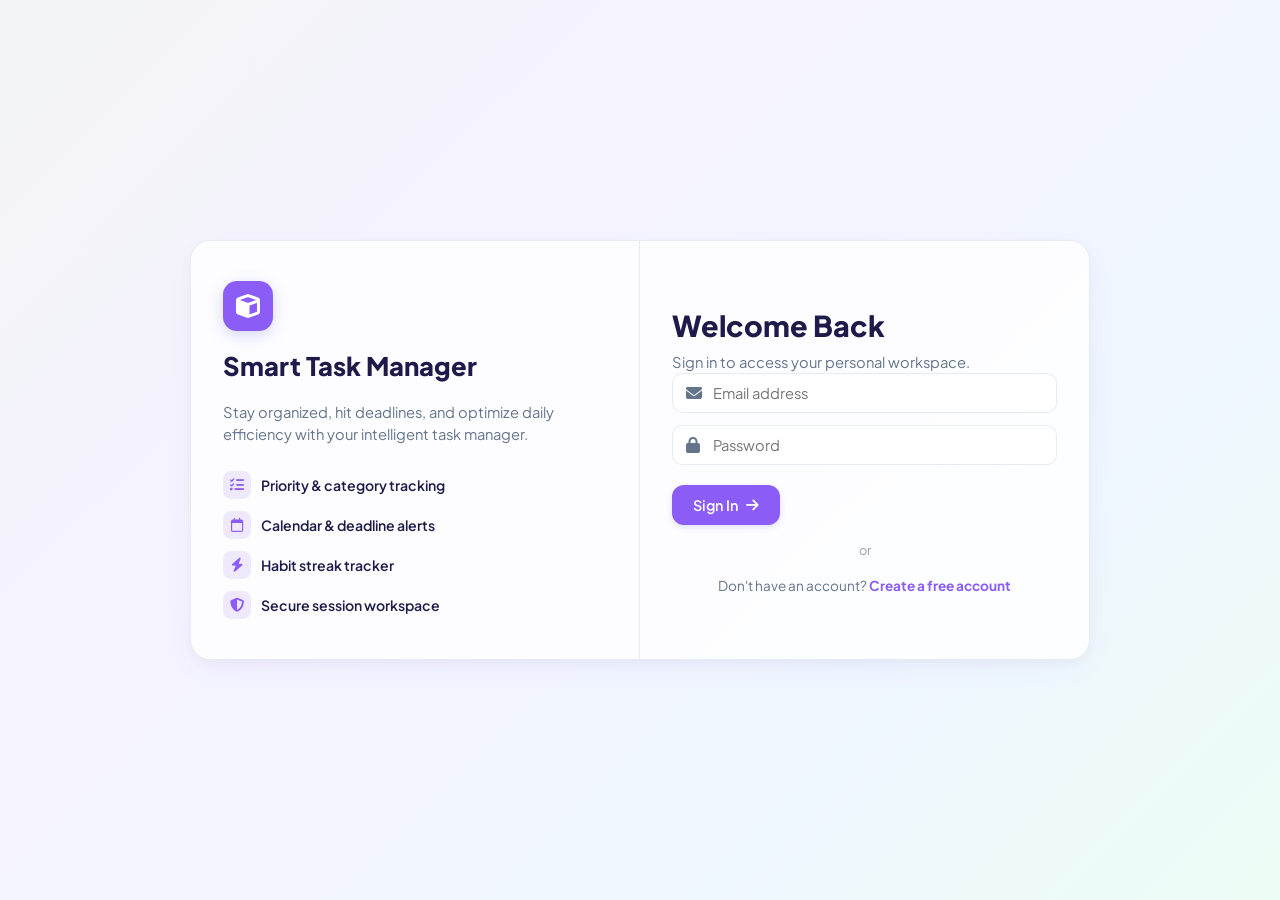
<file: calendar.html>
<!DOCTYPE html>
<html lang="en">
<head>
  <meta charset="UTF-8" />
  <meta name="viewport" content="width=device-width, initial-scale=1.0" />
  <title>Calendar • AI Productivity Task Manager</title>
  <meta name="description" content="Interactive monthly calendar — view tasks by due date, add and manage tasks directly from any date, with priority color coding." />
  <script src="auth-precheck.js"></script>
  <link rel="stylesheet" href="https://cdnjs.cloudflare.com/ajax/libs/font-awesome/6.4.0/css/all.min.css" />
  <link rel="stylesheet" href="style.css?v=5.0" />
  <link rel="stylesheet" href="sidebar.css?v=3.0" />
  <link rel="stylesheet" href="calendar.css?v=2.0" />
  <link rel="stylesheet" href="chatbot.css?v=3.0" />
</head>
<body>
  <button id="sidebarToggle" class="sidebar-toggle" aria-label="Open sidebar">
    <i class="fa-solid fa-bars"></i>
  </button>

  <div class="app-shell">
    <!-- Sidebar -->
    <aside class="sidebar">
      <div class="sidebar-header">
        <div id="sidebarProfileAvatar" class="avatar-container avatar-lg"></div>
        <h2 id="sidebarUserName">Loading...</h2>
        <p id="sidebarUserEmail">user@taskflow.dev</p>
        <p id="sidebarUserPhone"></p>
      </div>
      <nav class="sidebar-nav">
        <a class="sidebar-link" href="index.html"><i class="fa-solid fa-house"></i> Home</a>
        <a class="sidebar-link" href="tasks.html"><i class="fa-solid fa-list-check"></i> Tasks</a>
        <a class="sidebar-link active" href="calendar.html"><i class="fa-regular fa-calendar-days"></i> Calendar</a>
        <a class="sidebar-link" href="habits.html"><i class="fa-solid fa-bolt"></i> Habits</a>
        <a class="sidebar-link" href="reports.html"><i class="fa-solid fa-chart-pie"></i> Reports</a>
        <a class="sidebar-link" href="settings.html"><i class="fa-solid fa-gear"></i> Settings</a>
      </nav>
      <div class="sidebar-footer">
        <a class="logout-btn" href="logout.php"><i class="fa-solid fa-right-from-bracket"></i> Logout</a>
      </div>
    </aside>

    <!-- Main Content -->
    <main class="main-panel">

      <!-- Page Title -->
      <header class="hero-card page-hero" style="padding: 20px 28px;">
        <div>
          <p class="eyebrow"><i class="fa-regular fa-calendar"></i> Task Calendar</p>
          <h1 style="font-size:1.5rem; margin-bottom:4px;">Monthly Calendar</h1>
          <p class="subtext">Click any date to view, add, edit or complete tasks.</p>
        </div>
        <!-- Priority Legend -->
        <div style="display:flex; gap:12px; flex-wrap:wrap; align-items:center;">
          <span style="display:flex;align-items:center;gap:5px;font-size:0.78rem;font-weight:600;color:var(--text-muted);">
            <span style="width:12px;height:12px;border-radius:3px;background:var(--accent-danger);display:inline-block;"></span> High
          </span>
          <span style="display:flex;align-items:center;gap:5px;font-size:0.78rem;font-weight:600;color:var(--text-muted);">
            <span style="width:12px;height:12px;border-radius:3px;background:var(--accent-warning);display:inline-block;"></span> Medium
          </span>
          <span style="display:flex;align-items:center;gap:5px;font-size:0.78rem;font-weight:600;color:var(--text-muted);">
            <span style="width:12px;height:12px;border-radius:3px;background:var(--accent-success);display:inline-block;"></span> Low
          </span>
          <span style="display:flex;align-items:center;gap:5px;font-size:0.78rem;font-weight:600;color:var(--text-muted);">
            <span style="width:12px;height:12px;border-radius:3px;background:var(--accent-danger);display:inline-block;opacity:0.4;"></span> Overdue
          </span>
        </div>
      </header>

      <!-- Calendar + Sidebar Layout -->
      <div class="cal-app-wrapper">

        <!-- ── Main Calendar Area ── -->
        <div class="cal-main-area">

          <!-- Navigation Bar -->
          <div class="cal-nav-bar">
            <!-- Month + Year Title -->
            <div class="cal-title-group" id="calendarMonthYear">
              <span class="cal-month-text">Loading...</span>
            </div>

            <!-- Controls -->
            <div class="cal-nav-controls">
              <button class="cal-nav-btn cal-today-btn" id="todayBtn" title="Go to today">Today</button>
              <button class="cal-nav-btn" id="prevMonth" title="Previous month">
                <i class="fa-solid fa-chevron-left"></i>
              </button>
              <button class="cal-nav-btn" id="nextMonth" title="Next month">
                <i class="fa-solid fa-chevron-right"></i>
              </button>
              <select class="cal-select" id="monthSelect" title="Jump to month">
                <!-- Populated by JS -->
              </select>
              <select class="cal-select" id="yearSelect" title="Jump to year">
                <!-- Populated by JS -->
              </select>
            </div>
          </div>

          <!-- Weekday Header (Sun–Sat) -->
          <div class="cal-weekday-header">
            <div class="cal-weekday-cell">Sun</div>
            <div class="cal-weekday-cell">Mon</div>
            <div class="cal-weekday-cell">Tue</div>
            <div class="cal-weekday-cell">Wed</div>
            <div class="cal-weekday-cell">Thu</div>
            <div class="cal-weekday-cell">Fri</div>
            <div class="cal-weekday-cell">Sat</div>
          </div>

          <!-- Loading Indicator -->
          <div id="calendarLoading" class="cal-loading" style="display:none;">
            <i class="fa-solid fa-spinner fa-spin"></i>
            <span>Loading tasks...</span>
          </div>

          <!-- Calendar Grid — filled by JS -->
          <div id="calendarGrid" class="cal-grid"></div>

          <!-- Legend Bar -->
          <div class="cal-legend-bar">
            <div class="cal-legend-item">
              <div class="cal-legend-dot" style="background:var(--accent-primary);border-radius:50%;"></div> Today
            </div>
            <div class="cal-legend-item">
              <div class="cal-legend-dot" style="background:var(--accent-danger-light);border:1px solid var(--accent-danger);"></div> Overdue Tasks
            </div>
            <div class="cal-legend-item">
              <i class="fa-solid fa-circle" style="color:var(--accent-danger);font-size:0.6rem;"></i> High Priority
            </div>
            <div class="cal-legend-item">
              <i class="fa-solid fa-circle" style="color:var(--accent-warning);font-size:0.6rem;"></i> Medium Priority
            </div>
            <div class="cal-legend-item">
              <i class="fa-solid fa-circle" style="color:var(--accent-success);font-size:0.6rem;"></i> Low Priority
            </div>
          </div>
        </div>

        <!-- ── Right Sidebar ── -->
        <div class="cal-sidebar-area">

          <!-- Mini Calendar (next month) -->
          <div class="mini-cal-card">
            <div class="mini-cal-header" id="miniCalHeader">Next Month</div>
            <div class="mini-cal-grid-hdr">
              <span>S</span><span>M</span><span>T</span><span>W</span><span>T</span><span>F</span><span>S</span>
            </div>
            <div class="mini-cal-grid" id="miniCalGrid">
              <!-- Populated by JS -->
            </div>
          </div>

          <!-- Upcoming Reminders -->
          <div class="upcoming-card">
            <h3><i class="fa-solid fa-bell"></i> Upcoming Tasks</h3>
            <div id="upcomingList">
              <p style="font-size:0.8rem;color:var(--text-muted);">Loading...</p>
            </div>
          </div>

          <!-- Quick Stats Card -->
          <div class="upcoming-card">
            <h3><i class="fa-solid fa-chart-bar"></i> This Month</h3>
            <div id="calMonthStats">
              <div style="display:flex;justify-content:space-between;align-items:center;padding:6px 0;border-bottom:1px solid var(--border-color);">
                <span style="font-size:0.8rem;color:var(--text-muted);">Total Tasks</span>
                <strong id="calStatTotal" style="font-size:0.88rem;color:var(--text-main);">0</strong>
              </div>
              <div style="display:flex;justify-content:space-between;align-items:center;padding:6px 0;border-bottom:1px solid var(--border-color);">
                <span style="font-size:0.8rem;color:var(--text-muted);">Completed</span>
                <strong id="calStatDone" style="font-size:0.88rem;color:var(--accent-success);">0</strong>
              </div>
              <div style="display:flex;justify-content:space-between;align-items:center;padding:6px 0;border-bottom:1px solid var(--border-color);">
                <span style="font-size:0.8rem;color:var(--text-muted);">Overdue</span>
                <strong id="calStatOverdue" style="font-size:0.88rem;color:var(--accent-danger);">0</strong>
              </div>
              <div style="display:flex;justify-content:space-between;align-items:center;padding:6px 0;">
                <span style="font-size:0.8rem;color:var(--text-muted);">High Priority</span>
                <strong id="calStatHigh" style="font-size:0.88rem;color:var(--accent-danger);">0</strong>
              </div>
            </div>
          </div>
        </div>
      </div>
    </main>
  </div>

  <!-- Toast container -->
  <div id="toastContainer" class="toast-container"></div>

  <!-- Scripts -->
  <script src="https://code.jquery.com/jquery-3.6.0.min.js"></script>
  <script src="sidebar.js"></script>
  <script src="chatbot.js"></script>
  <script src="script.js?v=5.0"></script>
  <!-- Calendar module (loads AFTER script.js, overrides old calendar handlers) -->
  <script src="calendar-app.js?v=2.0"></script>
</body>
</html>
</file>
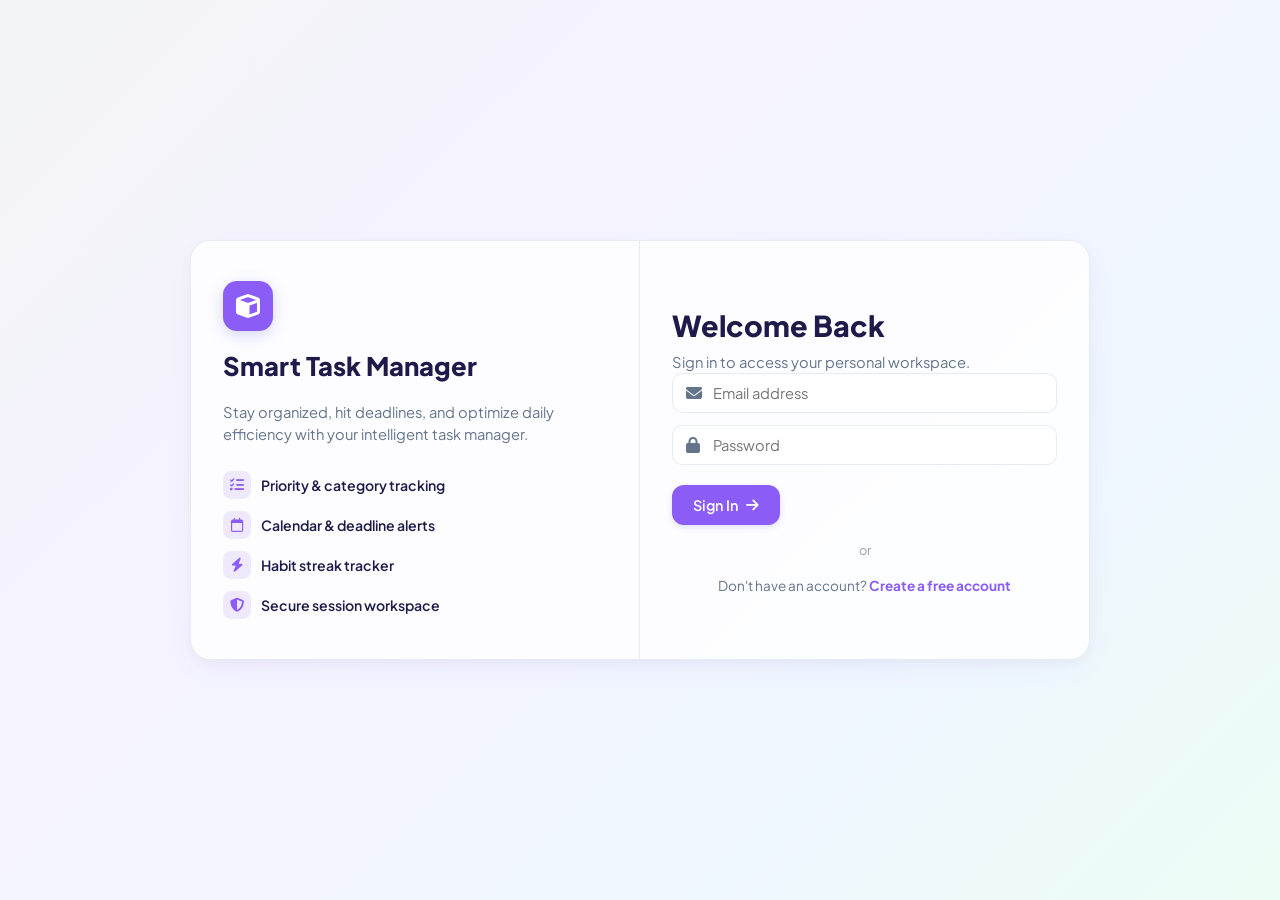
<file: login.html>
<!DOCTYPE html>
<html lang="en">
<head>
  <meta charset="UTF-8" />
  <meta name="viewport" content="width=device-width, initial-scale=1.0" />
  <title>Login • Smart Task Manager</title>
  <script src="auth-precheck.js"></script>
  <link rel="stylesheet" href="https://cdnjs.cloudflare.com/ajax/libs/font-awesome/6.4.0/css/all.min.css" />
  <link rel="stylesheet" href="style.css?v=3.0" />
</head>
<body>
  <main class="auth-page">
    <section class="auth-card">

      <!-- Left AI Panel -->
      <div class="auth-left">
        <div class="app-logo"><i class="fa-solid fa-cube"></i></div>
        <h2>Smart Task Manager</h2>
        <p>Stay organized, hit deadlines, and optimize daily efficiency with your intelligent task manager.</p>
        <div class="auth-features">
          <div class="auth-feature">
            <span class="feat-icon"><i class="fa-solid fa-list-check"></i></span> Priority & category tracking
          </div>
          <div class="auth-feature">
            <span class="feat-icon"><i class="fa-regular fa-calendar"></i></span> Calendar & deadline alerts
          </div>
          <div class="auth-feature">
            <span class="feat-icon"><i class="fa-solid fa-bolt"></i></span> Habit streak tracker
          </div>
          <div class="auth-feature">
            <span class="feat-icon"><i class="fa-solid fa-shield-halved"></i></span> Secure session workspace
          </div>
        </div>
      </div>

      <!-- Right Form Panel -->
      <div class="auth-right">
        <h1>Welcome Back <i class="fa-solid fa-hand-wave" style="color:#fcd34d;"></i></h1>
        <p class="subtext">Sign in to access your personal workspace.</p>

        <div id="authError" class="auth-error hidden"></div>

        <form id="loginForm" class="task-form">
          <div class="input-wrap">
            <span class="input-icon"><i class="fa-solid fa-envelope"></i></span>
            <input type="email" name="email" placeholder="Email address" required />
          </div>

          <div class="input-wrap">
            <span class="input-icon"><i class="fa-solid fa-lock"></i></span>
            <input type="password" name="password" placeholder="Password" required />
          </div>

          <button type="submit" class="ghost-btn" style="margin-top:8px;">
            Sign In <i class="fa-solid fa-arrow-right"></i>
          </button>
        </form>

        <div class="auth-divider">or</div>

        <p class="auth-footnote">
          Don't have an account? <a href="register.html">Create a free account</a>
        </p>
      </div>

    </section>
  </main>

  <script src="auth.js"></script>
</body>
</html>
</file>
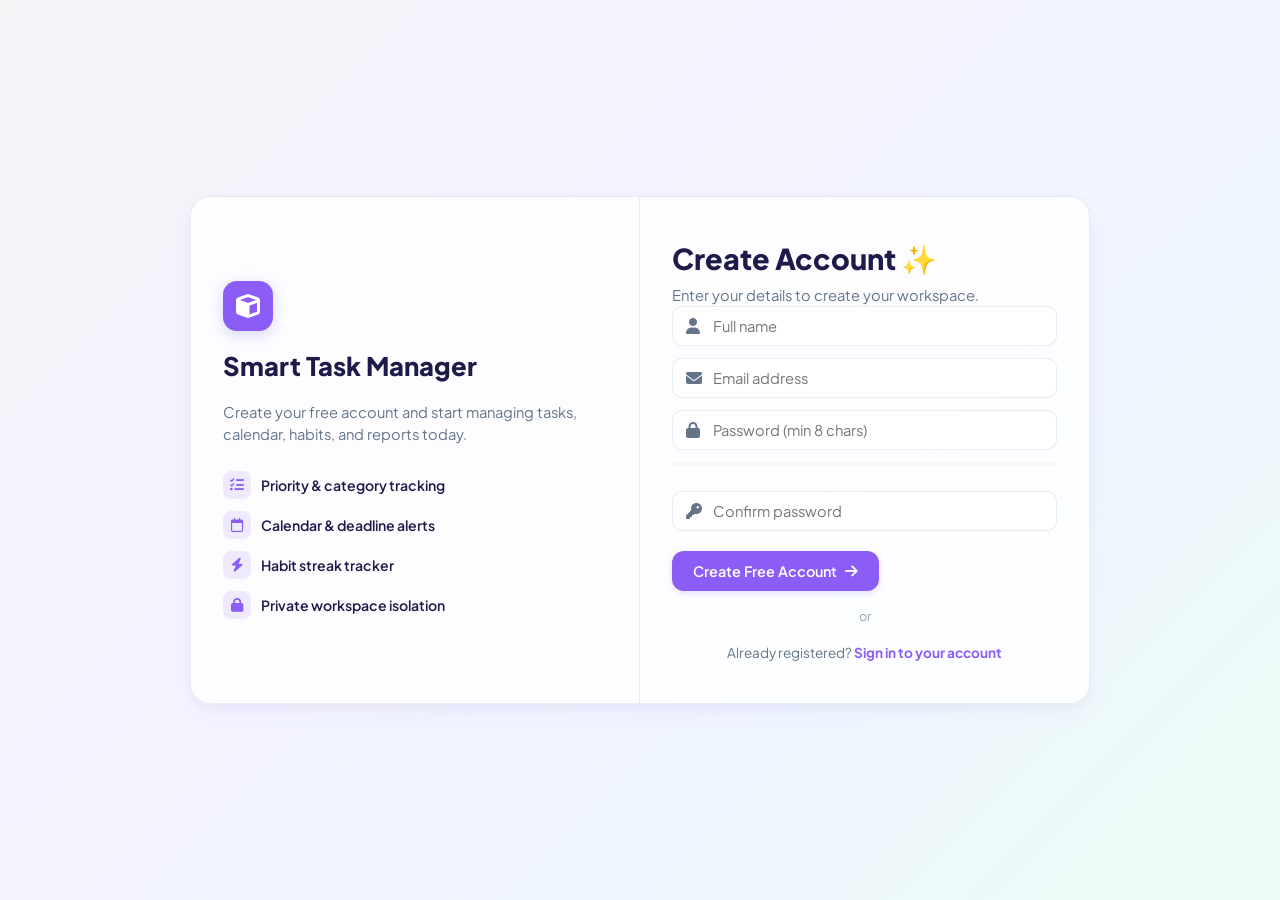
<file: register.html>
<!DOCTYPE html>
<html lang="en">
<head>
  <meta charset="UTF-8" />
  <meta name="viewport" content="width=device-width, initial-scale=1.0" />
  <title>Register • Smart Task Manager</title>
  <script src="auth-precheck.js"></script>
  <link rel="stylesheet" href="https://cdnjs.cloudflare.com/ajax/libs/font-awesome/6.4.0/css/all.min.css" />
  <link rel="stylesheet" href="style.css?v=3.0" />
</head>
<body>
  <main class="auth-page">
    <section class="auth-card">

      <!-- Left AI Panel -->
      <div class="auth-left">
        <div class="app-logo"><i class="fa-solid fa-cube"></i></div>
        <h2>Smart Task Manager</h2>
        <p>Create your free account and start managing tasks, calendar, habits, and reports today.</p>
        <div class="auth-features">
          <div class="auth-feature">
            <span class="feat-icon"><i class="fa-solid fa-list-check"></i></span> Priority & category tracking
          </div>
          <div class="auth-feature">
            <span class="feat-icon"><i class="fa-regular fa-calendar"></i></span> Calendar & deadline alerts
          </div>
          <div class="auth-feature">
            <span class="feat-icon"><i class="fa-solid fa-bolt"></i></span> Habit streak tracker
          </div>
          <div class="auth-feature">
            <span class="feat-icon"><i class="fa-solid fa-lock"></i></span> Private workspace isolation
          </div>
        </div>
      </div>

      <!-- Right Form Panel -->
      <div class="auth-right">
        <h1>Create Account ✨</h1>
        <p class="subtext">Enter your details to create your workspace.</p>

        <div id="authError" class="auth-error hidden"></div>

        <form id="registerForm" class="task-form">
          <div class="input-wrap">
            <span class="input-icon"><i class="fa-solid fa-user"></i></span>
            <input type="text" name="name" placeholder="Full name" required />
          </div>

          <div class="input-wrap">
            <span class="input-icon"><i class="fa-solid fa-envelope"></i></span>
            <input type="email" name="email" placeholder="Email address" required />
          </div>

          <div class="input-wrap">
            <span class="input-icon"><i class="fa-solid fa-lock"></i></span>
            <input type="password" name="password" id="passwordInput" placeholder="Password (min 8 chars)" required minlength="8" />
          </div>

          <!-- Password strength bar -->
          <div class="strength-bar">
            <div class="strength-fill" id="strengthFill"></div>
          </div>
          <div class="strength-text" id="strengthText" style="font-size:0.8rem; text-align:right; min-height:1.2rem;"></div>

          <div class="input-wrap">
            <span class="input-icon"><i class="fa-solid fa-key"></i></span>
            <input type="password" name="confirm_password" placeholder="Confirm password" required minlength="8" />
          </div>

          <button type="submit" class="ghost-btn" style="margin-top:8px;">
            Create Free Account <i class="fa-solid fa-arrow-right"></i>
          </button>
        </form>

        <div class="auth-divider">or</div>

        <p class="auth-footnote">
          Already registered? <a href="login.html">Sign in to your account</a>
        </p>
      </div>

    </section>
  </main>

  <script>
    document.getElementById('passwordInput').addEventListener('input', function() {
      const val = this.value;
      const fill = document.getElementById('strengthFill');
      const text = document.getElementById('strengthText');

      let strength = 0;
      if (val.length >= 8) strength++;
      if (/[A-Z]/.test(val)) strength++;
      if (/[0-9]/.test(val)) strength++;
      if (/[^A-Za-z0-9]/.test(val)) strength++;

      const levels = [
        { width: '0%',   color: 'transparent', label: '' },
        { width: '25%',  color: '#f43f5e', label: 'Weak' },
        { width: '50%',  color: '#f59e0b', label: 'Fair' },
        { width: '75%',  color: '#06b6d4', label: 'Good' },
        { width: '100%', color: '#10b981', label: 'Strong ✓' },
      ];

      fill.style.width = levels[strength].width;
      fill.style.background = levels[strength].color;
      text.textContent = levels[strength].label;
      text.style.color = levels[strength].color;
    });
  </script>

  <script src="auth.js"></script>
</body>
</html>
</file>
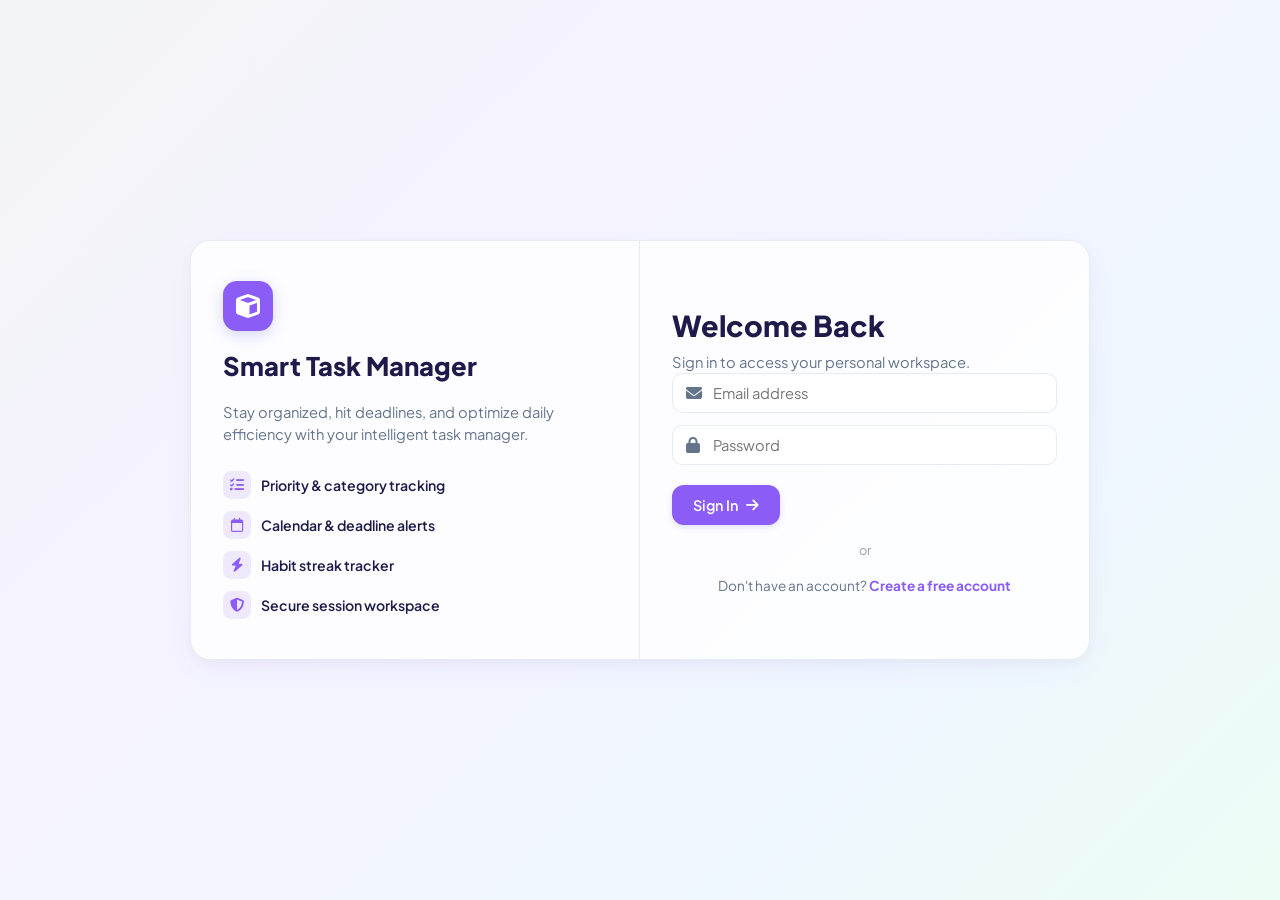
<file: settings.html>
<!DOCTYPE html>
<html lang="en">
<head>
  <meta charset="UTF-8" />
  <meta name="viewport" content="width=device-width, initial-scale=1.0" />
  <title>Settings • AI Productivity Task Manager</title>
  <script src="auth-precheck.js"></script>
  <link rel="stylesheet" href="https://cdnjs.cloudflare.com/ajax/libs/font-awesome/6.4.0/css/all.min.css" />
  <link rel="stylesheet" href="style.css?v=3.0" />
  <link rel="stylesheet" href="sidebar.css?v=3.0" />
  <link rel="stylesheet" href="chatbot.css?v=3.0" />
</head>
<body>
  <button id="sidebarToggle" class="sidebar-toggle" aria-label="Open sidebar">
    <i class="fa-solid fa-bars"></i>
  </button>
  
  <div class="app-shell">
    <aside class="sidebar">
      <div class="sidebar-header">
        <div id="sidebarProfileAvatar" class="avatar-container avatar-lg"></div>
        <h2 id="sidebarUserName">Loading...</h2>
        <p id="sidebarUserEmail">user@taskflow.dev</p>
        <p id="sidebarUserPhone"></p>
      </div>
      <nav class="sidebar-nav">
        <a class="sidebar-link" href="index.html"><i class="fa-solid fa-house"></i> Home</a>
        <a class="sidebar-link" href="tasks.html"><i class="fa-solid fa-list-check"></i> Tasks</a>
        <a class="sidebar-link" href="calendar.html"><i class="fa-regular fa-calendar-days"></i> Calendar</a>
        <a class="sidebar-link" href="habits.html"><i class="fa-solid fa-bolt"></i> Habits</a>
        <a class="sidebar-link" href="reports.html"><i class="fa-solid fa-chart-pie"></i> Reports</a>
        <a class="sidebar-link active" href="settings.html"><i class="fa-solid fa-gear"></i> Settings</a>
      </nav>
      <div class="sidebar-footer">
        <a class="logout-btn" href="logout.php"><i class="fa-solid fa-right-from-bracket"></i> Logout</a>
      </div>
    </aside>

    <main class="main-panel">
      <header class="hero-card page-hero">
        <div>
          <p class="eyebrow"><i class="fa-solid fa-sliders"></i> Customization & Security</p>
          <h1>Account & Theme Settings</h1>
          <p class="subtext">Personalize workspace theme, custom accent color, security password, and notifications.</p>
        </div>
      </header>

      <!-- Theme & Accent Color Personalization -->
      <section class="panel-card">
        <h2><i class="fa-solid fa-palette"></i> Appearance & Theme Customization</h2>
        <div class="task-form" style="margin-top: 14px;">
          <div class="grid-two">
            <label class="form-label">
              Interface Theme Mode
              <select id="themeSelect">
                <option value="light">Light Mode (Clean #F8FAFC)</option>
                <option value="dark">Dark Mode (Sleek #0F172A)</option>
              </select>
            </label>

            <label class="form-label">
              Accent Color
              <select id="accentColorSelect">
                <option value="#6366F1">Indigo (#6366F1)</option>
                <option value="#22C55E">Emerald (#22C55E)</option>
                <option value="#8B5CF6">Violet (#8B5CF6)</option>
                <option value="#F43F5E">Rose (#F43F5E)</option>
                <option value="#F59E0B">Amber (#F59E0B)</option>
              </select>
            </label>
          </div>

          <button id="saveThemeBtn" class="ghost-btn" type="button" style="margin-top: 12px;">
            <i class="fa-solid fa-paint-roller"></i> Apply Theme Preferences
          </button>
        </div>
      </section>

      <!-- User Profile Settings -->
      <section class="panel-card">
        <h2><i class="fa-solid fa-id-card"></i> User Profile Settings</h2>
        <div class="task-form" id="settingsForm" style="margin-top: 14px;">
          <div class="profile-block" style="display:flex; align-items:center; gap:20px; flex-wrap:wrap; margin-bottom:16px;">
            <div id="profileAvatarContainer" class="avatar-container avatar-xl"></div>
            <div>
              <h3 style="font-size:1.1rem; font-weight:700; color:var(--text-main); margin-bottom:4px;">Profile Photo</h3>
              <p style="font-size:0.85rem; color:var(--text-muted); margin-bottom:8px;">Click your avatar or use the button below to upload a picture or revert to initials.</p>
              <button type="button" class="ghost-btn secondary" onclick="window.triggerAvatarUploadModal()">
                <i class="fas fa-camera"></i> Change / Upload Photo
              </button>
            </div>
          </div>
          
          <div class="grid-two">
            <label class="form-label">
              Full Name
              <input id="profileNameInput" type="text" placeholder="Full Name" disabled />
            </label>
            <label class="form-label">
              Email Address
              <input id="profileEmailInput" type="email" placeholder="Email Address" readonly disabled />
            </label>
          </div>

          <label class="form-label">
            Phone Number
            <input id="profilePhoneInput" type="tel" placeholder="+91 99999 99999" disabled />
          </label>

          <label class="form-label">
            Bio / Role
            <textarea id="profileBioInput" placeholder="Brief bio or role description..." disabled style="height: 70px;"></textarea>
          </label>

          <div class="settings-actions" style="margin-top: 12px; display:flex; gap:12px;">
            <button id="editProfileBtn" class="ghost-btn" type="button"><i class="fa-solid fa-user-pen"></i> Edit Profile</button>
            <button id="saveProfileBtn" class="ghost-btn" style="display:none;" type="button"><i class="fa-solid fa-floppy-disk"></i> Save Changes</button>
            <button id="cancelProfileBtn" class="ghost-btn secondary" style="display:none;" type="button">Cancel</button>
          </div>
        </div>
      </section>

      <!-- Security Password Change -->
      <section class="panel-card">
        <h2><i class="fa-solid fa-shield-halved"></i> Change Password</h2>
        <form id="passwordForm" class="task-form" style="margin-top: 14px;">
          <div class="grid-two">
            <label class="form-label">
              Current Password
              <input type="password" id="currentPasswordInput" required placeholder="••••••••" />
            </label>
            <label class="form-label">
              New Password
              <input type="password" id="newPasswordInput" required placeholder="••••••••" />
            </label>
          </div>
          <button type="submit" class="ghost-btn" style="margin-top: 12px;">
            <i class="fa-solid fa-lock"></i> Update Password
          </button>
        </form>
      </section>
    </main>
  </div>

  <div id="toastContainer" class="toast-container"></div>
  <script src="https://code.jquery.com/jquery-3.6.0.min.js"></script>
  <script src="sidebar.js"></script>
  <script src="chatbot.js"></script>
  <script src="script.js"></script>
</body>
</html>
</file>
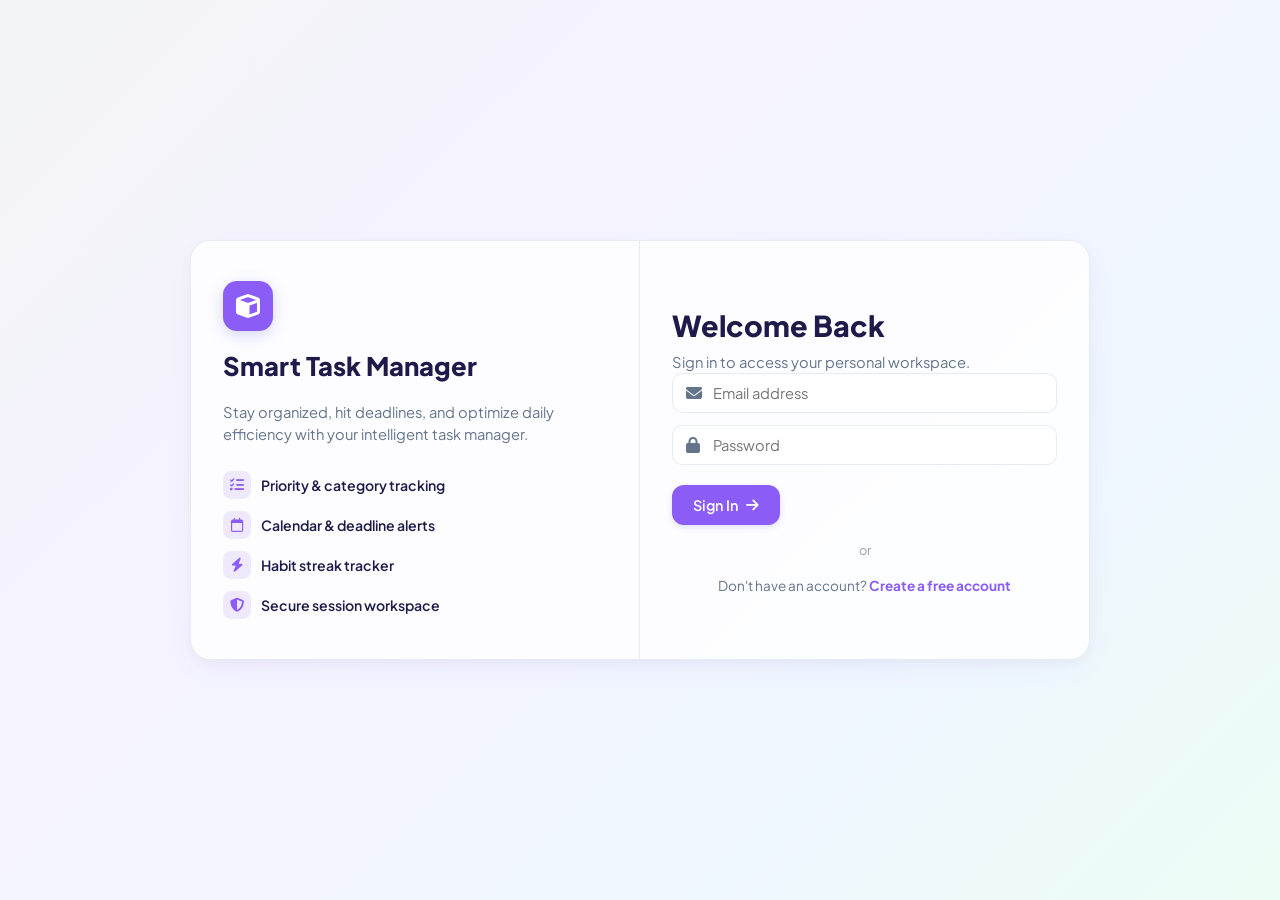
<file: tasks.html>
<!DOCTYPE html>
<html lang="en">

<head>
  <meta charset="UTF-8" />
  <meta name="viewport" content="width=device-width, initial-scale=1.0" />
  <title>Task Workspace • AI Productivity Task Manager</title>
  <script src="auth-precheck.js"></script>
  <link rel="stylesheet" href="https://cdnjs.cloudflare.com/ajax/libs/font-awesome/6.4.0/css/all.min.css" />
  <link rel="stylesheet" href="style.css?v=3.0" />
  <link rel="stylesheet" href="sidebar.css?v=3.0" />
  <link rel="stylesheet" href="chatbot.css?v=3.0" />
</head>

<body>
  <button id="sidebarToggle" class="sidebar-toggle" aria-label="Open sidebar">
    <i class="fa-solid fa-bars"></i>
  </button>

  <div class="app-shell">
    <aside class="sidebar">
      <div class="sidebar-header">
        <div id="sidebarProfileAvatar" class="avatar-container avatar-lg"></div>
        <h2 id="sidebarUserName">Loading...</h2>
        <p id="sidebarUserEmail">user@taskflow.dev</p>
        <p id="sidebarUserPhone"></p>
      </div>
      <nav class="sidebar-nav">
        <a class="sidebar-link" href="index.html"><i class="fa-solid fa-house"></i> Home</a>
        <a class="sidebar-link active" href="tasks.html"><i class="fa-solid fa-list-check"></i> Tasks</a>
        <a class="sidebar-link" href="calendar.html"><i class="fa-regular fa-calendar-days"></i> Calendar</a>
        <a class="sidebar-link" href="habits.html"><i class="fa-solid fa-bolt"></i> Habits</a>
        <a class="sidebar-link" href="reports.html"><i class="fa-solid fa-chart-pie"></i> Reports</a>
        <a class="sidebar-link" href="settings.html"><i class="fa-solid fa-gear"></i> Settings</a>
      </nav>
      <div class="sidebar-footer">
        <a class="logout-btn" href="logout.php"><i class="fa-solid fa-right-from-bracket"></i> Logout</a>
      </div>
    </aside>

    <main class="main-panel">
      <!-- Page Hero Header -->
      <header class="hero-card page-hero">
        <div>
          <p class="eyebrow"><i class="fa-solid fa-list-check"></i> Productivity Engine</p>
          <h1>Task Workspace</h1>
          <p class="subtext">Manage deliverables, subtasks, kanban columns, and intelligent task generation.</p>
        </div>
        <div>
          <button id="openTemplateModalBtn" class="ghost-btn secondary" style="font-size: 0.85rem;">
            <i class="fa-solid fa-folder-open"></i> Task Templates
          </button>
        </div>
      </header>

      <!-- 1. AI Task Generator Bar -->
      <section class="ai-prompt-bar">
        <i class="fa-solid fa-wand-magic-sparkles" style="color: var(--accent-primary); font-size: 1.2rem;"></i>
        <input type="text" id="aiPromptInput" placeholder="Try typing: 'I have an ML project due next week'..." />
        <button id="aiGenerateBtn" type="button" class="ai-prompt-btn">
          <i class="fa-solid fa-robot"></i> Generate Task
        </button>
      </section>

      <!-- Search & Filters Header Bar -->
      <section class="panel-card" style="padding: 16px 24px;">
        <div style="display: flex; flex-direction: column; gap: 14px;">
          <!-- Top Row: Search & View Switcher -->
          <div style="display: flex; flex-wrap: wrap; justify-content: space-between; align-items: center; gap: 14px;">
            <div style="position: relative; flex: 1; min-width: 260px;">
              <i class="fa-solid fa-magnifying-glass" style="position: absolute; left: 14px; top: 50%; transform: translateY(-50%); color: var(--text-muted);"></i>
              <input type="text" id="taskSearch" class="input-field" style="padding-left: 40px;" placeholder="Smart Search across tasks, notes, categories..." />
            </div>

            <!-- View Switcher -->
            <div class="view-tabs">
              <button class="view-tab active" data-view="list"><i class="fa-solid fa-list"></i> List</button>
              <button class="view-tab" data-view="timeline"><i class="fa-solid fa-timeline"></i> Timeline</button>
            </div>
          </div>

          <!-- Filter Buttons Row -->
          <div class="filter-row" id="filterRow">
            <button class="filter-btn active" data-filter="all">All Tasks</button>
            <button class="filter-btn" data-filter="favorites"><i class="fa-solid fa-star" style="color:#F59E0B;"></i> Favorites</button>
            <button class="filter-btn" data-filter="pending">Pending</button>
            <button class="filter-btn" data-filter="in_progress">In Progress</button>
            <button class="filter-btn" data-filter="completed">Completed</button>
            <button class="filter-btn" data-filter="overdue">Overdue</button>
            <button class="filter-btn" data-filter="archived">Archive</button>
            <button class="filter-btn" data-filter="trash"><i class="fa-solid fa-trash"></i> Trash</button>
          </div>
        </div>
      </section>

      <!-- Main Creation Form & Task List Grid -->
      <section class="grid-two">
        <!-- New Task Creation Form -->
        <article class="panel-card">
          <h2><i class="fa-solid fa-plus-circle"></i> Create Task</h2>
          <form id="createTaskForm" class="task-form">
            <input type="text" id="taskTitle" placeholder="Task title..." required />
            
            <textarea id="taskDescription" placeholder="Task description, subtasks notes, or specifications..." style="margin-top: 10px; height: 75px;"></textarea>

            <div class="row-fields">
              <label class="form-label">
                Priority
                <select id="taskPriority">
                  <option value="Auto">Auto (AI Detect)</option>
                  <option value="High">High</option>
                  <option value="Medium" selected>Medium</option>
                  <option value="Low">Low</option>
                </select>
              </label>

              <label class="form-label">
                Due Date
                <input type="date" id="taskDueDate" />
              </label>

              <label class="form-label">
                Category
                <select id="taskCategory">
                  <option value="General">General (Auto)</option>
                  <option value="Work">Work</option>
                  <option value="Study">Study</option>
                  <option value="Coding">Coding</option>
                  <option value="Personal">Personal</option>
                  <option value="Health">Health</option>
                  <option value="Shopping">Shopping</option>
                  <option value="Meetings">Meetings</option>
                  <option value="Finance">Finance</option>
                </select>
              </label>
            </div>

            <!-- Subtasks Container in creation form -->
            <div style="margin-top: 10px;">
              <label class="form-label">Subtasks Checklist</label>
              <div id="createSubtasksList" style="display: flex; flex-direction: column; gap: 6px; margin-top: 6px;"></div>
              <div style="display: flex; gap: 8px; margin-top: 6px;">
                <input type="text" id="newSubtaskInput" placeholder="Add subtask step..." style="padding: 6px 12px; font-size: 0.85rem;" />
                <button type="button" id="addSubtaskStepBtn" class="ghost-btn secondary" style="padding: 6px 12px; font-size: 0.8rem;">Add</button>
              </div>
            </div>

            <button id="addBtn" type="submit" style="width: 100%; margin-top: 16px;">
              <i class="fa-solid fa-plus"></i> Add Task
            </button>
          </form>
        </article>

        <!-- Tasks Display Container (List, Kanban, or Timeline) -->
        <article class="panel-card" style="min-height: 520px;">
          <div style="display: flex; justify-content: space-between; align-items: center; margin-bottom: 14px;">
            <h2><i class="fa-solid fa-list-check"></i> Tasks</h2>
            <span id="taskCount" style="font-size: 0.85rem; font-weight: 700; color: var(--text-muted);">0 tasks</span>
          </div>

          <!-- List View Container -->
          <div id="listViewContainer">
            <div id="taskList"></div>
          </div>



          <!-- Timeline View Container -->
          <div id="timelineViewContainer" class="hidden">
            <div id="timelineList" style="display: flex; flex-direction: column; gap: 14px; padding: 10px 0;"></div>
          </div>
        </article>
      </section>
    </main>
  </div>

  <!-- Subtask & Detail Modal Drawer -->
  <div id="taskModal" class="modal-backdrop hidden">
    <div class="modal-card" style="max-width: 600px;">
      <div style="display: flex; justify-content: space-between; align-items: center; margin-bottom: 16px;">
        <h3 id="modalTaskTitle"><i class="fa-solid fa-pen-to-square"></i> Edit Task</h3>
        <button id="closeTaskModalBtn" class="icon-btn">&times;</button>
      </div>

      <form id="editTaskForm" class="task-form">
        <input type="hidden" id="editTaskId" />
        <input type="text" id="editTitle" required placeholder="Task title..." />
        <textarea id="editDescription" placeholder="Description..." style="margin-top: 10px; height: 70px;"></textarea>

        <div class="row-fields">
          <label class="form-label">
            Priority
            <select id="editPriority">
              <option value="High">High</option>
              <option value="Medium">Medium</option>
              <option value="Low">Low</option>
            </select>
          </label>

          <label class="form-label">
            Due Date
            <input type="date" id="editDueDate" />
          </label>

          <label class="form-label">
            Category
            <select id="editCategory">
              <option value="Work">Work</option>
              <option value="Study">Study</option>
              <option value="Coding">Coding</option>
              <option value="Personal">Personal</option>
              <option value="Health">Health</option>
              <option value="Shopping">Shopping</option>
              <option value="Meetings">Meetings</option>
              <option value="Finance">Finance</option>
              <option value="General">General</option>
            </select>
          </label>
        </div>

        <!-- Subtasks List inside Modal -->
        <div style="margin-top: 12px; border-top: 1px solid var(--border-color); padding-top: 12px;">
          <label class="form-label">Subtasks & Steps</label>
          <div id="modalSubtasksList" style="display: flex; flex-direction: column; gap: 6px; margin: 8px 0;"></div>
          <div style="display: flex; gap: 8px;">
            <input type="text" id="modalSubtaskInput" placeholder="Add a subtask..." style="padding: 6px 12px; font-size: 0.85rem;" />
            <button type="button" id="modalAddSubtaskBtn" class="ghost-btn secondary" style="padding: 6px 12px; font-size: 0.8rem;">Add</button>
          </div>
        </div>

        <div style="display: flex; justify-content: flex-end; gap: 10px; margin-top: 18px;">
          <button id="cancelModalBtn" type="button" class="ghost-btn secondary">Cancel</button>
          <button id="saveModalBtn" type="submit" class="ghost-btn"><i class="fa-solid fa-floppy-disk"></i> Save Changes</button>
        </div>
      </form>
    </div>
  </div>

  <!-- Delete Confirmation Modal -->
  <div id="confirmModal" class="modal-backdrop hidden">
    <div class="modal-card">
      <h3 style="color: var(--accent-danger);"><i class="fa-solid fa-triangle-exclamation"></i> Confirm Delete</h3>
      <p style="margin-top: 10px; color: var(--text-muted);">Are you sure you want to delete this task?</p>
      <div style="display: flex; justify-content: flex-end; gap: 10px; margin-top: 20px;">
        <button id="cancelDeleteBtn" type="button" class="ghost-btn secondary">Cancel</button>
        <button id="confirmDeleteBtn" type="button" class="btn-danger"><i class="fa-solid fa-trash"></i> Delete</button>
      </div>
    </div>
  </div>

  <div id="toastContainer" class="toast-container"></div>
  <script src="https://code.jquery.com/jquery-3.6.0.min.js"></script>
  <script src="sidebar.js"></script>
  <script src="chatbot.js"></script>
  <script src="script.js"></script>
</body>

</html>
</file>
<file: style.css>
/* ==========================================================================
   SMART TASK MANAGER - PREMIUM NOTION/LINEAR DESIGN SYSTEM
   ========================================================================== */

@import url('https://fonts.googleapis.com/css2?family=Plus+Jakarta+Sans:wght@300;400;500;600;700;800&family=Inter:wght@300;400;500;600;700&family=JetBrains+Mono:wght@400;600&display=swap');

:root {
  color-scheme: light;
  
  /* Pastel Palette Specification */
  --pastel-lavender: #8B5CF6;
  --pastel-lavender-light: #EDE9FE;
  --pastel-lavender-border: #C4B5FD;

  --pastel-blue: #60A5FA;
  --pastel-blue-light: #E0F2FE;
  --pastel-blue-border: #93C5FD;

  --pastel-mint: #34D399;
  --pastel-mint-light: #D1FAE5;
  --pastel-mint-border: #A7F3D0;

  --pastel-peach: #FDBA74;
  --pastel-peach-light: #FFEDD5;
  --pastel-peach-border: #FDE68A;

  --pastel-pink: #F9A8D4;
  --pastel-pink-light: #FCE7F3;
  --pastel-pink-border: #FBCFE8;

  --pastel-yellow: #FDE68A;
  --pastel-yellow-light: #FEF9C3;
  
  --pastel-aqua: #67E8F9;
  --pastel-aqua-light: #E0F2FE;

  /* Theme Accents mapped to Pastels */
  --bg-main: linear-gradient(135deg, #F3F4F6 0%, #F5F3FF 35%, #EFF6FF 70%, #ECFDF5 100%);
  --bg-subtle: rgba(243, 244, 246, 0.7);
  --bg-card: rgba(255, 255, 255, 0.82);
  --bg-hover: rgba(245, 243, 255, 0.8);
  
  --accent-primary: #8B5CF6;
  --accent-primary-hover: #7C3AED;
  --accent-primary-light: rgba(139, 92, 246, 0.12);

  --accent-secondary: #60A5FA;
  --accent-secondary-light: rgba(96, 165, 250, 0.12);

  --accent-success: #10B981;
  --accent-success-light: rgba(16, 185, 129, 0.12);

  --accent-warning: #F59E0B;
  --accent-warning-light: rgba(245, 158, 11, 0.12);

  --accent-danger: #EF4444;
  --accent-danger-light: rgba(239, 68, 68, 0.12);

  /* Typography Colors */
  --text-main: #1E1B4B;
  --text-muted: #64748B;
  --text-subtle: #94A3B8;

  /* Glassmorphism & Elevation */
  --border-color: rgba(226, 232, 240, 0.8);
  --border-focus: #8B5CF6;
  --card-shadow: 0 10px 30px -5px rgba(139, 92, 246, 0.07), 0 4px 12px rgba(0, 0, 0, 0.03);
  --hover-shadow: 0 18px 40px -6px rgba(139, 92, 246, 0.16), 0 6px 16px rgba(0, 0, 0, 0.04);
  
  --sidebar-width: 270px;
  --border-radius-card: 20px;
  --border-radius-btn: 12px;
  --border-radius-input: 12px;
}

/* Dark Mode Overrides */
body[data-theme="dark"],
.dark-mode {
  color-scheme: dark;
  --bg-main: linear-gradient(135deg, #0F172A 0%, #1E1B4B 40%, #0F2942 80%, #064E3B 100%);
  --bg-subtle: rgba(30, 41, 59, 0.7);
  --bg-card: rgba(30, 41, 59, 0.85);
  --bg-hover: rgba(51, 65, 85, 0.8);

  --accent-primary: #A78BFA;
  --accent-primary-hover: #8B5CF6;
  --accent-primary-light: rgba(167, 139, 250, 0.2);

  --accent-secondary: #93C5FD;
  --accent-secondary-light: rgba(147, 197, 253, 0.18);

  --text-main: #F8FAFC;
  --text-muted: #CBD5E1;
  --text-subtle: #94A3B8;

  --border-color: rgba(51, 65, 85, 0.8);
  --card-shadow: 0 10px 30px -5px rgba(0, 0, 0, 0.3);
  --hover-shadow: 0 18px 40px -6px rgba(167, 139, 250, 0.25);
}

* {
  box-sizing: border-box;
  margin: 0;
  padding: 0;
}

body {
  font-family: 'Plus Jakarta Sans', 'Inter', -apple-system, BlinkMacSystemFont, sans-serif;
  background: var(--bg-main);
  background-attachment: fixed;
  color: var(--text-main);
  min-height: 100vh;
  line-height: 1.5;
  overflow-x: hidden;
  -webkit-font-smoothing: antialiased;
  transition: background 0.3s ease, color 0.3s ease;
}

/* Scrollbar */
::-webkit-scrollbar {
  width: 6px;
  height: 6px;
}
::-webkit-scrollbar-track {
  background: transparent;
}
::-webkit-scrollbar-thumb {
  background: rgba(139, 92, 246, 0.25);
  border-radius: 999px;
}
::-webkit-scrollbar-thumb:hover {
  background: var(--accent-primary);
}

/* App Shell Layout */
.app-shell {
  display: grid;
  grid-template-columns: var(--sidebar-width) 1fr;
  gap: 24px;
  padding: 24px 28px;
  min-height: 100vh;
  transition: grid-template-columns 0.3s ease, gap 0.3s ease;
}

.app-shell.sidebar-collapsed {
  grid-template-columns: 0 1fr;
  gap: 0;
}

.main-panel {
  display: flex;
  flex-direction: column;
  gap: 20px;
  min-width: 0;
}

/* Premium Glassmorphism Elevation Cards */
.panel-card,
.hero-card,
.profile-card,
.mini-card {
  background: var(--bg-card);
  backdrop-filter: blur(16px);
  -webkit-backdrop-filter: blur(16px);
  border: 1px solid var(--border-color);
  border-radius: var(--border-radius-card);
  box-shadow: var(--card-shadow);
  transition: transform 0.3s cubic-bezier(0.34, 1.56, 0.64, 1), box-shadow 0.3s ease, border-color 0.3s ease;
}

.panel-card {
  padding: 24px;
}

.panel-card:hover {
  transform: translateY(-4px);
  box-shadow: var(--hover-shadow);
  border-color: rgba(139, 92, 246, 0.3);
}

.panel-card h2 {
  font-size: 1.08rem;
  font-weight: 700;
  color: var(--text-main);
  letter-spacing: -0.01em;
  margin-bottom: 16px;
  display: flex;
  align-items: center;
  gap: 10px;
}

.panel-card h2 i {
  color: var(--accent-primary);
}

/* Page Hero Section */
.hero-card {
  padding: 24px 28px;
  background: var(--grad-hero);
  border: 1px solid var(--border-color);
  display: flex;
  justify-content: space-between;
  align-items: center;
  gap: 16px;
  position: relative;
  overflow: hidden;
}

.eyebrow {
  text-transform: uppercase;
  letter-spacing: 0.12em;
  color: var(--accent-primary);
  font-size: 0.75rem;
  font-weight: 800;
  margin-bottom: 4px;
  display: flex;
  align-items: center;
  gap: 6px;
}

.hero-card h1 {
  font-size: 1.8rem;
  font-weight: 800;
  letter-spacing: -0.02em;
  color: var(--text-main);
  margin-bottom: 4px;
}

.subtext {
  color: var(--text-muted);
  font-size: 0.92rem;
  line-height: 1.5;
}

.chip-row {
  display: flex;
  flex-wrap: wrap;
  gap: 8px;
  margin-top: 12px;
}

.chip {
  background: var(--bg-subtle);
  color: var(--text-main);
  border: 1px solid var(--border-color);
  padding: 5px 12px;
  border-radius: 999px;
  font-size: 0.8rem;
  font-weight: 600;
  display: inline-flex;
  align-items: center;
  gap: 6px;
  cursor: pointer;
  transition: all 0.2s ease;
}

.chip:hover {
  background: var(--bg-hover);
  border-color: var(--accent-primary);
  color: var(--accent-primary);
  transform: translateY(-1px);
}

/* AI Task Generator Bar */
.ai-prompt-bar {
  display: flex;
  gap: 12px;
  background: var(--bg-card);
  border: 1px solid var(--border-color);
  padding: 10px 14px;
  border-radius: 14px;
  box-shadow: var(--card-shadow);
  margin-bottom: 16px;
  align-items: center;
  transition: border-color 0.2s ease, box-shadow 0.2s ease;
}

.ai-prompt-bar:focus-within {
  border-color: var(--accent-primary);
  box-shadow: 0 0 0 3px var(--accent-primary-light);
}

.ai-prompt-bar input {
  flex: 1;
  border: none;
  background: transparent;
  outline: none;
  font-family: inherit;
  font-size: 0.95rem;
  color: var(--text-main);
}

.ai-prompt-btn {
  background: var(--accent-primary);
  color: white;
  border: none;
  padding: 8px 18px;
  border-radius: 10px;
  font-size: 0.88rem;
  font-weight: 600;
  cursor: pointer;
  display: inline-flex;
  align-items: center;
  gap: 8px;
  transition: all 0.2s cubic-bezier(0.4, 0, 0.2, 1);
  white-space: nowrap;
}

.ai-prompt-btn:hover {
  background: var(--accent-primary-hover);
  transform: translateY(-1px);
  box-shadow: 0 4px 12px rgba(99, 102, 241, 0.25);
}

/* Grids */
.grid-two {
  display: grid;
  grid-template-columns: repeat(2, 1fr);
  gap: 20px;
}

.grid-three {
  display: grid;
  grid-template-columns: repeat(3, 1fr);
  gap: 20px;
}

.grid-four {
  display: grid;
  grid-template-columns: repeat(4, 1fr);
  gap: 16px;
}

/* View Switcher Tabs */
.view-tabs {
  display: flex;
  gap: 4px;
  background: var(--bg-subtle);
  padding: 4px;
  border-radius: 12px;
  border: 1px solid var(--border-color);
  width: fit-content;
}

.view-tab {
  padding: 8px 14px;
  border-radius: 8px;
  font-size: 0.85rem;
  font-weight: 600;
  color: var(--text-muted);
  background: transparent;
  border: none;
  cursor: pointer;
  display: inline-flex;
  align-items: center;
  gap: 6px;
  transition: all 0.2s ease;
}

.view-tab.active {
  background: var(--bg-card);
  color: var(--accent-primary);
  box-shadow: 0 1px 3px rgba(0,0,0,0.06);
}

.view-tab:hover:not(.active) {
  color: var(--text-main);
  background: rgba(0,0,0,0.02);
}

/* Task Cards & Rows */
.task-item {
  background: var(--bg-card);
  border: 1px solid var(--border-color);
  border-radius: 14px;
  padding: 16px 20px;
  margin-bottom: 10px;
  display: flex;
  align-items: center;
  justify-content: space-between;
  gap: 16px;
  transition: all 0.2s ease;
}

.task-item:hover {
  border-color: var(--accent-primary);
  background: var(--bg-hover);
  transform: translateY(-1px);
  box-shadow: var(--hover-shadow);
}

.task-item.completed {
  opacity: 0.75;
}

.task-item.completed .task-title {
  text-decoration: line-through;
  color: var(--text-muted);
}

.task-checkbox {
  width: 20px;
  height: 20px;
  border-radius: 6px;
  accent-color: var(--accent-primary);
  cursor: pointer;
}

.task-main {
  flex: 1;
  min-width: 0;
}

.task-title-row {
  display: flex;
  align-items: center;
  gap: 10px;
  margin-bottom: 4px;
}

.task-title {
  font-size: 0.98rem;
  font-weight: 700;
  color: var(--text-main);
}

.fav-star {
  color: var(--text-subtle);
  cursor: pointer;
  font-size: 1.05rem;
  transition: color 0.2s ease, transform 0.2s ease;
}

.fav-star.active, .fav-star:hover {
  color: var(--accent-warning);
  transform: scale(1.15);
}

.task-badges {
  display: flex;
  flex-wrap: wrap;
  align-items: center;
  gap: 8px;
  font-size: 0.78rem;
  color: var(--text-muted);
  margin-top: 6px;
}

.badge {
  padding: 3px 9px;
  border-radius: 999px;
  font-weight: 700;
  font-size: 0.73rem;
  text-transform: uppercase;
}

.badge.high { background: var(--accent-danger-light); color: var(--accent-danger); }
.badge.medium { background: var(--accent-warning-light); color: var(--accent-warning); }
.badge.low { background: var(--accent-success-light); color: var(--accent-success); }
.badge.category { background: var(--bg-subtle); color: var(--text-muted); border: 1px solid var(--border-color); }

.task-actions {
  display: flex;
  align-items: center;
  gap: 6px;
}

.icon-btn {
  width: 32px;
  height: 32px;
  border-radius: 8px;
  border: 1px solid var(--border-color);
  background: var(--bg-subtle);
  color: var(--text-muted);
  display: inline-flex;
  align-items: center;
  justify-content: center;
  cursor: pointer;
  transition: all 0.2s ease;
}

.icon-btn:hover {
  background: var(--bg-hover);
  color: var(--accent-primary);
  border-color: var(--accent-primary);
}

.icon-btn.danger:hover {
  background: var(--accent-danger-light);
  color: var(--accent-danger);
  border-color: var(--accent-danger);
}

/* Kanban Board Columns */
.kanban-board {
  display: grid;
  grid-template-columns: repeat(3, minmax(220px, 1fr));
  gap: 16px;
  margin-top: 16px;
  overflow-x: auto;
  padding-bottom: 8px;
}

.kanban-col {
  background: var(--bg-subtle);
  border: 1px solid var(--border-color);
  border-radius: 16px;
  padding: 16px;
  min-height: 420px;
  display: flex;
  flex-direction: column;
}

.kanban-header {
  font-size: 0.92rem;
  font-weight: 800;
  margin-bottom: 14px;
  display: flex;
  justify-content: space-between;
  align-items: center;
  white-space: nowrap;
  gap: 8px;
}

.kb-tab-btn {
  padding: 6px 14px;
  border-radius: 99px;
  border: 1px solid var(--border-color);
  background: var(--bg-card);
  color: var(--text-muted);
  font-size: 0.8rem;
  font-weight: 700;
  cursor: pointer;
  transition: all 0.2s ease;
  font-family: inherit;
  display: flex;
  align-items: center;
  gap: 6px;
}

.kb-tab-btn.active {
  background: var(--accent-primary);
  color: white;
  border-color: var(--accent-primary);
  box-shadow: 0 4px 12px rgba(139, 92, 246, 0.3);
}

.kb-tab-btn:hover:not(.active) {
  background: var(--bg-hover);
  color: var(--text-main);
}

/* Premium Buttons */
.ghost-btn,
button[type="button"],
button[type="submit"] {
  font-family: inherit;
  font-size: 0.9rem;
  font-weight: 600;
  padding: 10px 20px;
  border-radius: var(--border-radius-btn);
  border: 1px solid transparent;
  cursor: pointer;
  display: inline-flex;
  align-items: center;
  justify-content: center;
  gap: 8px;
  transition: all 0.2s cubic-bezier(0.4, 0, 0.2, 1);
  outline: none;
}

.ghost-btn, button[type="submit"], #addBtn {
  background: var(--accent-primary);
  color: white;
  box-shadow: 0 2px 6px rgba(99, 102, 241, 0.2);
}

.ghost-btn:hover, button[type="submit"]:hover, #addBtn:hover {
  background: var(--accent-primary-hover);
  transform: translateY(-1px);
  box-shadow: 0 4px 12px rgba(99, 102, 241, 0.3);
}

.ghost-btn.secondary {
  background: var(--bg-subtle);
  color: var(--text-main);
  border: 1px solid var(--border-color);
  box-shadow: none;
}

.ghost-btn.secondary:hover {
  background: var(--bg-hover);
  border-color: var(--text-muted);
}

.btn-danger {
  background: var(--accent-danger);
  color: white;
}

.btn-danger:hover {
  background: #DC2626;
}

/* Form Inputs */
.task-form input[type="text"],
.task-form input[type="date"],
.task-form input[type="time"],
.task-form input[type="email"],
.task-form input[type="password"],
.task-form select,
.task-form textarea,
.input-field {
  width: 100%;
  padding: 10px 14px;
  background: var(--bg-card);
  border: 1px solid var(--border-color);
  border-radius: 10px;
  font-family: inherit;
  font-size: 0.92rem;
  color: var(--text-main);
  outline: none;
  transition: border-color 0.2s ease, box-shadow 0.2s ease;
}

.task-form input:focus,
.task-form select:focus,
.task-form textarea:focus,
.input-field:focus {
  border-color: var(--accent-primary);
  box-shadow: 0 0 0 3px var(--accent-primary-light);
}

.row-fields {
  display: grid;
  grid-template-columns: repeat(3, 1fr);
  gap: 12px;
  margin: 12px 0;
}

.form-label {
  display: flex;
  flex-direction: column;
  gap: 6px;
  font-size: 0.8rem;
  font-weight: 700;
  color: var(--text-muted);
}

/* Filter Row */
.filter-row {
  display: flex;
  flex-wrap: wrap;
  gap: 8px;
  margin-top: 12px;
}

.filter-btn {
  background: var(--bg-subtle);
  color: var(--text-muted);
  border: 1px solid var(--border-color);
  padding: 6px 14px;
  border-radius: 999px;
  font-size: 0.82rem;
  font-weight: 600;
  cursor: pointer;
  transition: all 0.2s ease;
}

.filter-btn:hover {
  background: var(--bg-hover);
  color: var(--text-main);
}

.filter-btn.active {
  background: var(--accent-primary);
  color: white;
  border-color: var(--accent-primary);
}

/* Progress bar */
.progress-track {
  width: 100%;
  height: 8px;
  background: var(--bg-subtle);
  border-radius: 999px;
  overflow: hidden;
}

.progress-fill {
  height: 100%;
  background: var(--accent-primary);
  border-radius: 999px;
  transition: width 0.4s ease;
}

/* Modal Backdrop */
.modal-backdrop {
  position: fixed;
  inset: 0;
  background: rgba(0, 0, 0, 0.4);
  backdrop-filter: blur(4px);
  display: flex;
  align-items: center;
  justify-content: center;
  z-index: 1000;
  opacity: 1;
  transition: opacity 0.2s ease;
}

.modal-backdrop.hidden {
  display: none;
  opacity: 0;
  pointer-events: none;
}

.modal-card {
  background: var(--bg-card);
  border: 1px solid var(--border-color);
  border-radius: 18px;
  padding: 24px 28px;
  width: 90%;
  max-width: 500px;
  box-shadow: 0 20px 40px rgba(0,0,0,0.15);
}

/* Toasts */
.toast-container {
  position: fixed;
  bottom: 24px;
  right: 24px;
  display: flex;
  flex-direction: column;
  gap: 10px;
  z-index: 9999;
}

.toast {
  background: var(--bg-card);
  color: var(--text-main);
  border: 1px solid var(--border-color);
  border-left: 4px solid var(--accent-primary);
  padding: 12px 18px;
  border-radius: 10px;
  box-shadow: 0 10px 25px rgba(0,0,0,0.08);
  font-weight: 600;
  font-size: 0.88rem;
  display: flex;
  align-items: center;
  gap: 10px;
  animation: slideInRight 0.3s ease;
}

.toast.success { border-left-color: var(--accent-success); }
.toast.danger { border-left-color: var(--accent-danger); }
.toast.warning { border-left-color: var(--accent-warning); }

@keyframes slideInRight {
  from { transform: translateX(100%); opacity: 0; }
  to { transform: translateX(0); opacity: 1; }
}

/* Auth Pages Styling */
.auth-page {
  display: flex;
  align-items: center;
  justify-content: center;
  min-height: 100vh;
  padding: 24px;
  background: var(--bg-main);
}

.auth-card {
  display: grid;
  grid-template-columns: 1fr 1fr;
  width: 100%;
  max-width: 900px;
  background: var(--bg-card);
  border: 1px solid var(--border-color);
  border-radius: 20px;
  box-shadow: var(--card-shadow);
  overflow: hidden;
}

.auth-left {
  background: var(--grad-hero);
  padding: 40px 32px;
  display: flex;
  flex-direction: column;
  justify-content: center;
  gap: 16px;
  border-right: 1px solid var(--border-color);
}

.auth-left .app-logo {
  width: 50px;
  height: 50px;
  border-radius: 14px;
  background: var(--accent-primary);
  color: white;
  display: flex;
  align-items: center;
  justify-content: center;
  font-size: 1.5rem;
  box-shadow: 0 4px 15px rgba(99, 102, 241, 0.25);
}

.auth-left h2 {
  font-size: 1.6rem;
  font-weight: 800;
  color: var(--text-main);
}

.auth-left p {
  color: var(--text-muted);
  font-size: 0.92rem;
  line-height: 1.5;
}

.auth-features {
  display: flex;
  flex-direction: column;
  gap: 12px;
  margin-top: 10px;
}

.auth-feature {
  display: flex;
  align-items: center;
  gap: 10px;
  font-size: 0.88rem;
  font-weight: 600;
  color: var(--text-main);
}

.feat-icon {
  width: 28px;
  height: 28px;
  border-radius: 8px;
  background: var(--accent-primary-light);
  color: var(--accent-primary);
  display: flex;
  align-items: center;
  justify-content: center;
}

.auth-right {
  padding: 40px 32px;
  display: flex;
  flex-direction: column;
  justify-content: center;
}

.auth-right h1 {
  font-size: 1.8rem;
  font-weight: 800;
  color: var(--text-main);
  margin-bottom: 4px;
}

.input-wrap {
  position: relative;
  margin-bottom: 12px;
}

.input-wrap .input-icon {
  position: absolute;
  left: 14px;
  top: 50%;
  transform: translateY(-50%);
  color: var(--text-muted);
}

.input-wrap input {
  padding-left: 40px !important;
}

.auth-divider {
  text-align: center;
  color: var(--text-subtle);
  font-size: 0.8rem;
  margin: 16px 0;
  position: relative;
}

.auth-footnote {
  text-align: center;
  font-size: 0.85rem;
  color: var(--text-muted);
}

.auth-footnote a {
  color: var(--accent-primary);
  font-weight: 700;
  text-decoration: none;
}

.strength-bar {
  width: 100%;
  height: 4px;
  background: var(--bg-subtle);
  border-radius: 999px;
  margin: 6px 0;
  overflow: hidden;
}

.strength-fill {
  height: 100%;
  width: 0%;
  transition: all 0.3s ease;
}

.auth-error {
  background: var(--accent-danger-light);
  color: var(--accent-danger);
  padding: 10px 14px;
  border-radius: 10px;
  font-size: 0.85rem;
  font-weight: 600;
  margin-bottom: 14px;
}

.auth-error.hidden { display: none; }

@media (max-width: 992px) {
  .app-shell {
    grid-template-columns: 1fr;
    padding: 16px;
  }
  .grid-two, .grid-three, .grid-four, .kanban-board {
    grid-template-columns: 1fr;
  }
  .row-fields {
    grid-template-columns: 1fr;
  }
}

@media (max-width: 768px) {
  .auth-card {
    grid-template-columns: 1fr;
  }
  .auth-left {
    display: none;
  }
}

/* ==========================================================================
   PROFILE AVATAR INITIALS & CAMERA OVERLAY
   ========================================================================== */
.avatar-container {
  position: relative;
  display: inline-flex;
  align-items: center;
  justify-content: center;
  border-radius: 50%;
  user-select: none;
  flex-shrink: 0;
  overflow: hidden;
}

.avatar-container img.avatar-img {
  width: 100%;
  height: 100%;
  object-fit: cover;
  border-radius: 50%;
}

.avatar-initials {
  width: 100%;
  height: 100%;
  border-radius: 50%;
  background: var(--bg-subtle);
  color: var(--accent-primary);
  border: 1px solid var(--border-color);
  display: flex;
  align-items: center;
  justify-content: center;
  font-weight: 700;
  letter-spacing: 0.04em;
  text-transform: uppercase;
}

/* Sizes */
.avatar-sm { width: 36px; height: 36px; font-size: 0.85rem; }
.avatar-md { width: 44px; height: 44px; font-size: 1rem; }
.avatar-lg { width: 80px; height: 80px; font-size: 1.6rem; }
.avatar-xl { width: 110px; height: 110px; font-size: 2.2rem; }

.avatar-camera-overlay {
  position: absolute;
  inset: 0;
  background: rgba(31, 41, 55, 0.65);
  color: #FFFFFF;
  display: flex;
  flex-direction: column;
  align-items: center;
  justify-content: center;
  gap: 4px;
  font-size: 0.75rem;
  font-weight: 600;
  border-radius: 50%;
  opacity: 0;
  cursor: pointer;
  transition: opacity 0.2s ease;
}

.avatar-container:hover .avatar-camera-overlay {
  opacity: 1;
}

/* ==========================================================================
   BUTTON LOADING SPINNER & FEEDBACK
   ========================================================================== */
.btn-loading {
  position: relative;
  pointer-events: none;
  opacity: 0.85;
}

.btn-loading .btn-text {
  visibility: hidden;
}

.btn-loading::after {
  content: "";
  position: absolute;
  width: 16px;
  height: 16px;
  top: 50%;
  left: 50%;
  margin-top: -8px;
  margin-left: -8px;
  border: 2px solid rgba(255, 255, 255, 0.3);
  border-radius: 50%;
  border-top-color: #FFFFFF;
  animation: btnSpin 0.6s linear infinite;
}

@keyframes btnSpin {
  to { transform: rotate(360deg); }
}

/* Required Indicator */
.required-star {
  color: var(--accent-danger);
  margin-left: 3px;
  font-weight: bold;
}

/* ==========================================================================
   SKELETON LOADERS
   ========================================================================== */
.skeleton {
  background: linear-gradient(90deg, var(--bg-subtle) 25%, var(--bg-hover) 50%, var(--bg-subtle) 75%);
  background-size: 200% 100%;
  animation: skeletonShimmer 1.5s infinite;
  border-radius: 8px;
}

@keyframes skeletonShimmer {
  0% { background-position: 200% 0; }
  100% { background-position: -200% 0; }
}

.skeleton-card {
  height: 90px;
  width: 100%;
  margin-bottom: 12px;
  border-radius: 14px;
}

/* ==========================================================================
   ENHANCED CALENDAR STYLES
   ========================================================================== */

/* Calendar grid cells — equal height, responsive */
.calendar-grid {
  display: grid;
  grid-template-columns: repeat(7, 1fr);
  gap: 4px;
}

.calendar-day {
  background: var(--bg-card);
  border: 1px solid var(--border-color);
  border-radius: 10px;
  padding: 6px;
  min-height: 90px;
  cursor: pointer;
  transition: all 0.18s ease;
  display: flex;
  flex-direction: column;
  gap: 2px;
  position: relative;
  overflow: hidden;
}

.calendar-day:hover {
  border-color: var(--accent-primary);
  background: var(--bg-hover);
  transform: translateY(-1px);
  box-shadow: var(--hover-shadow);
  z-index: 2;
}

.calendar-day.other-month {
  background: var(--bg-subtle);
  opacity: 0.45;
  cursor: default;
}

.calendar-day.other-month:hover {
  transform: none;
  box-shadow: none;
}

.calendar-day.today {
  border-color: var(--accent-primary);
  background: var(--accent-primary-light);
  box-shadow: 0 0 0 2px var(--accent-primary);
}

.calendar-day.has-overdue {
  border-color: var(--accent-danger);
  background: var(--accent-danger-light);
}

.calendar-day.has-overdue .cal-day-num {
  color: var(--accent-danger);
}

.cal-day-num {
  font-size: 0.82rem;
  font-weight: 800;
  color: var(--text-muted);
  line-height: 1;
  flex-shrink: 0;
}

.calendar-day.today .cal-day-num {
  color: var(--accent-primary);
}

/* Priority-colored task badges inside calendar cells */
.cal-task-badge {
  display: flex;
  align-items: center;
  gap: 4px;
  padding: 2px 5px;
  border-radius: 5px;
  font-size: 0.68rem;
  font-weight: 600;
  line-height: 1.3;
  max-width: 100%;
  overflow: hidden;
  white-space: nowrap;
  text-overflow: ellipsis;
  cursor: pointer;
  transition: filter 0.15s ease;
}

.cal-task-badge:hover {
  filter: brightness(0.88);
}

.cal-task-badge.high {
  background: var(--accent-danger-light);
  color: var(--accent-danger);
}

.cal-task-badge.medium {
  background: var(--accent-warning-light);
  color: var(--accent-warning);
}

.cal-task-badge.low {
  background: var(--accent-success-light);
  color: var(--accent-success);
}

.cal-task-badge.completed {
  background: var(--bg-subtle);
  color: var(--text-subtle);
  text-decoration: line-through;
}

.cal-priority-dot {
  width: 6px;
  height: 6px;
  border-radius: 50%;
  flex-shrink: 0;
}

.cal-priority-dot.high   { background: var(--accent-danger); }
.cal-priority-dot.medium { background: var(--accent-warning); }
.cal-priority-dot.low    { background: var(--accent-success); }

.cal-more-badge {
  font-size: 0.65rem;
  font-weight: 700;
  color: var(--accent-primary);
  padding: 1px 4px;
  background: var(--accent-primary-light);
  border-radius: 4px;
  cursor: pointer;
  width: fit-content;
}

/* Calendar weekday header */
.calendar-weekdays span {
  font-size: 0.78rem;
  font-weight: 700;
  color: var(--text-muted);
  text-align: center;
  padding: 4px 0 6px;
  text-transform: uppercase;
  letter-spacing: 0.06em;
}

/* Day Detail Modal */
.cal-day-modal-header {
  display: flex;
  align-items: center;
  justify-content: space-between;
  margin-bottom: 16px;
}

.cal-day-modal-task-item {
  display: flex;
  align-items: flex-start;
  gap: 10px;
  padding: 10px 14px;
  border-radius: 10px;
  background: var(--bg-subtle);
  border: 1px solid var(--border-color);
  margin-bottom: 8px;
  transition: background 0.15s;
}

.cal-day-modal-task-item:hover {
  background: var(--bg-hover);
}

.cal-day-modal-task-item .task-priority-bar {
  width: 4px;
  align-self: stretch;
  border-radius: 3px;
  flex-shrink: 0;
}

/* Priority legend row */
.cal-legend {
  display: flex;
  gap: 16px;
  flex-wrap: wrap;
  margin-top: 12px;
}

.cal-legend-item {
  display: flex;
  align-items: center;
  gap: 6px;
  font-size: 0.78rem;
  font-weight: 600;
  color: var(--text-muted);
}

/* ==========================================================================
   HABIT TRACKER — WEEKLY + MONTHLY VIEW
   ========================================================================== */

/* Tab switcher for weekly/monthly */
.habit-view-tabs {
  display: flex;
  gap: 4px;
  background: var(--bg-subtle);
  padding: 4px;
  border-radius: 12px;
  border: 1px solid var(--border-color);
  width: fit-content;
  margin-bottom: 16px;
}

.habit-view-tab {
  padding: 7px 16px;
  border-radius: 8px;
  font-size: 0.83rem;
  font-weight: 600;
  color: var(--text-muted);
  background: transparent;
  border: none;
  cursor: pointer;
  transition: all 0.2s ease;
  font-family: inherit;
}

.habit-view-tab.active {
  background: var(--bg-card);
  color: var(--accent-primary);
  box-shadow: 0 1px 3px rgba(0,0,0,0.06);
}

.habit-view-tab:hover:not(.active) {
  color: var(--text-main);
}

/* Habit card */
.habit-board-card {
  background: var(--bg-card);
  border: 1px solid var(--border-color);
  border-radius: 14px;
  padding: 18px 20px;
  transition: all 0.2s ease;
  display: flex;
  flex-direction: column;
  gap: 14px;
}

.habit-board-card:hover {
  border-color: var(--accent-primary);
  box-shadow: var(--hover-shadow);
}

.habit-card-header {
  display: flex;
  align-items: flex-start;
  justify-content: space-between;
  gap: 12px;
}

.habit-card-title {
  font-size: 0.98rem;
  font-weight: 700;
  color: var(--text-main);
}

.habit-card-desc {
  font-size: 0.82rem;
  color: var(--text-muted);
  margin-top: 2px;
}

.habit-card-actions {
  display: flex;
  gap: 6px;
  flex-shrink: 0;
}

/* Weekly day grid: Mon Tue Wed Thu Fri Sat Sun */
.habit-week-grid {
  display: flex;
  gap: 6px;
  justify-content: flex-start;
  flex-wrap: wrap;
}

.habit-day-cell {
  display: flex;
  flex-direction: column;
  align-items: center;
  gap: 4px;
}

.habit-day-label {
  font-size: 0.65rem;
  font-weight: 700;
  text-transform: uppercase;
  color: var(--text-subtle);
  letter-spacing: 0.05em;
}

/* Circular toggle button */
.habit-day-btn {
  width: 32px;
  height: 32px;
  border-radius: 50%;
  border: 2px solid var(--border-color);
  background: var(--bg-subtle);
  cursor: pointer;
  display: flex;
  align-items: center;
  justify-content: center;
  font-size: 0.8rem;
  transition: all 0.2s ease;
  color: transparent;
  font-family: inherit;
  position: relative;
}

.habit-day-btn:hover {
  border-color: var(--accent-primary);
  background: var(--accent-primary-light);
}

.habit-day-btn.done {
  background: var(--accent-success);
  border-color: var(--accent-success);
  color: white;
}

.habit-day-btn.done::after {
  content: '✓';
  color: white;
  font-size: 0.85rem;
  font-weight: 700;
}

.habit-day-btn.today-btn {
  border-color: var(--accent-primary);
}

.habit-day-btn.future {
  opacity: 0.4;
  cursor: default;
}

/* Habit stats row */
.habit-stats-row {
  display: flex;
  gap: 8px;
  flex-wrap: wrap;
}

.habit-stat-pill {
  display: flex;
  flex-direction: column;
  align-items: center;
  background: var(--bg-subtle);
  border: 1px solid var(--border-color);
  border-radius: 10px;
  padding: 8px 12px;
  min-width: 60px;
  flex: 1;
  text-align: center;
}

.habit-stat-pill .stat-val {
  font-size: 1.1rem;
  font-weight: 800;
  color: var(--accent-primary);
  line-height: 1.2;
}

.habit-stat-pill .stat-lbl {
  font-size: 0.62rem;
  font-weight: 700;
  color: var(--text-muted);
  text-transform: uppercase;
  letter-spacing: 0.05em;
  margin-top: 2px;
}

/* Monthly habit calendar */
.habit-month-nav {
  display: flex;
  align-items: center;
  gap: 10px;
  margin-bottom: 12px;
}

.habit-month-title {
  font-size: 0.9rem;
  font-weight: 700;
  color: var(--text-main);
  min-width: 120px;
  text-align: center;
}

.habit-month-grid {
  display: grid;
  grid-template-columns: repeat(7, 1fr);
  gap: 3px;
}

.habit-month-cell {
  display: flex;
  flex-direction: column;
  align-items: center;
  gap: 2px;
  padding: 3px 2px;
}

.habit-month-cell .month-day-num {
  font-size: 0.65rem;
  color: var(--text-subtle);
  font-weight: 600;
}

.habit-month-dot {
  width: 22px;
  height: 22px;
  border-radius: 50%;
  border: 1px solid var(--border-color);
  background: var(--bg-subtle);
  display: flex;
  align-items: center;
  justify-content: center;
  font-size: 0.62rem;
  font-weight: 700;
  color: transparent;
  transition: all 0.15s;
}

.habit-month-dot.done {
  background: var(--accent-success);
  border-color: var(--accent-success);
  color: white;
}

.habit-month-dot.done::after {
  content: '✓';
  color: white;
}

.habit-month-dot.today-dot {
  border-color: var(--accent-primary);
  border-width: 2px;
}

.habit-month-dot.future-dot {
  opacity: 0.3;
}

/* Weekly/Monthly view toggle containers */
.habit-weekly-view,
.habit-monthly-view {
  display: none;
}

.habit-weekly-view.active,
.habit-monthly-view.active {
  display: block;
}

/* Habits board grid */
.habits-board-grid {
  display: flex;
  flex-direction: column;
  gap: 14px;
}

/* ==========================================================================
   DASHBOARD — TODAY / UPCOMING / OVERDUE PANELS
   ========================================================================== */

.dashboard-task-item {
  display: flex;
  align-items: center;
  gap: 10px;
  padding: 10px 14px;
  border-radius: 10px;
  background: var(--bg-subtle);
  border: 1px solid var(--border-color);
  margin-bottom: 8px;
  transition: background 0.15s ease;
}

.dashboard-task-item:hover {
  background: var(--bg-hover);
}

.dashboard-task-item .priority-dot {
  width: 8px;
  height: 8px;
  border-radius: 50%;
  flex-shrink: 0;
}

.dashboard-task-item .task-name {
  flex: 1;
  font-size: 0.9rem;
  font-weight: 600;
  color: var(--text-main);
}

.dashboard-task-item .task-due {
  font-size: 0.75rem;
  color: var(--text-muted);
  white-space: nowrap;
}

.dashboard-task-item.overdue-item .task-name {
  color: var(--accent-danger);
}

.dashboard-task-item.overdue-item .task-due {
  color: var(--accent-danger);
}

/* Habit progress bar labeled */
.habit-progress-labeled {
  display: flex;
  align-items: center;
  gap: 12px;
  margin-bottom: 10px;
}

.habit-progress-labeled .h-label {
  font-size: 0.82rem;
  font-weight: 600;
  color: var(--text-muted);
  min-width: 130px;
  white-space: nowrap;
}

.habit-progress-labeled .h-bar-wrap {
  flex: 1;
  height: 8px;
  background: var(--bg-subtle);
  border-radius: 99px;
  overflow: hidden;
  border: 1px solid var(--border-color);
}

.habit-progress-labeled .h-bar-fill {
  height: 100%;
  border-radius: 99px;
  background: var(--accent-primary);
  transition: width 0.5s ease;
}

.habit-progress-labeled .h-pct {
  font-size: 0.82rem;
  font-weight: 800;
  color: var(--accent-primary);
  min-width: 36px;
  text-align: right;
}

/* Dashboard habit toggle item */
.dash-habit-item {
  display: flex;
  align-items: center;
  justify-content: space-between;
  background: var(--bg-subtle);
  border: 1px solid var(--border-color);
  border-radius: 10px;
  padding: 10px 14px;
  transition: background 0.15s;
}

.dash-habit-item:hover {
  background: var(--bg-hover);
}

.dash-habit-item .habit-toggle-btn {
  width: 28px;
  height: 28px;
  border-radius: 50%;
  border: 2px solid var(--border-color);
  background: var(--bg-card);
  cursor: pointer;
  display: flex;
  align-items: center;
  justify-content: center;
  font-size: 0.75rem;
  transition: all 0.2s ease;
  color: transparent;
  font-family: inherit;
}

.dash-habit-item .habit-toggle-btn.done {
  background: var(--accent-success);
  border-color: var(--accent-success);
  color: white;
}

.dash-habit-item .habit-toggle-btn.done::after {
  content: '✓';
}

/* Completion ring / circular stat */
.stat-ring-wrap {
  display: flex;
  align-items: center;
  gap: 16px;
}

/* ==========================================================================
   REPORTS — ADDITIONAL CHARTS / STATS
   ========================================================================== */

.report-habit-row {
  display: flex;
  align-items: center;
  gap: 12px;
  padding: 10px 14px;
  border-radius: 10px;
  background: var(--bg-subtle);
  border: 1px solid var(--border-color);
  margin-bottom: 8px;
}

.report-habit-row .habit-name {
  flex: 1;
  font-size: 0.9rem;
  font-weight: 600;
  color: var(--text-main);
}

.report-habit-row .habit-streak-badge {
  font-size: 0.78rem;
  font-weight: 700;
  color: var(--accent-warning);
  background: var(--accent-warning-light);
  padding: 3px 8px;
  border-radius: 99px;
}

.report-habit-row .habit-done-badge {
  font-size: 0.78rem;
  font-weight: 700;
  color: var(--accent-success);
  background: var(--accent-success-light);
  padding: 3px 8px;
  border-radius: 99px;
}

/* Monthly report mini-table */
.monthly-report-table {
  width: 100%;
  border-collapse: collapse;
  font-size: 0.85rem;
}

.monthly-report-table th {
  text-align: left;
  padding: 8px 12px;
  font-size: 0.75rem;
  font-weight: 700;
  text-transform: uppercase;
  letter-spacing: 0.06em;
  color: var(--text-muted);
  border-bottom: 2px solid var(--border-color);
}

.monthly-report-table td {
  padding: 10px 12px;
  color: var(--text-main);
  border-bottom: 1px solid var(--border-color);
  font-weight: 500;
}

.monthly-report-table tr:last-child td {
  border-bottom: none;
}

.monthly-report-table tr:hover td {
  background: var(--bg-hover);
}

/* Overdue alert strip */
.overdue-alert-strip {
  display: flex;
  align-items: center;
  gap: 12px;
  padding: 12px 18px;
  border-radius: 12px;
  background: var(--accent-danger-light);
  border: 1px solid var(--accent-danger);
  margin-bottom: 12px;
  color: var(--accent-danger);
  font-weight: 700;
  font-size: 0.9rem;
}

/* ==========================================================================
   DARK MODE EXPLICIT OVERRIDES — for any hard-coded colors in new elements
   ========================================================================== */
body[data-theme="dark"] .calendar-day {
  background: var(--bg-card);
  border-color: var(--border-color);
}

body[data-theme="dark"] .calendar-day.other-month {
  background: #0d1b2e;
}

body[data-theme="dark"] .cal-task-badge.high {
  background: rgba(220,38,38,0.18);
}

body[data-theme="dark"] .cal-task-badge.medium {
  background: rgba(217,119,6,0.18);
}

body[data-theme="dark"] .cal-task-badge.low {
  background: rgba(22,163,74,0.18);
}

body[data-theme="dark"] .habit-day-btn {
  background: var(--bg-subtle);
  border-color: var(--border-color);
}

body[data-theme="dark"] .habit-stat-pill {
  background: var(--bg-subtle);
  border-color: var(--border-color);
}

body[data-theme="dark"] .dashboard-task-item,
body[data-theme="dark"] .dash-habit-item {
  background: var(--bg-subtle);
  border-color: var(--border-color);
}

body[data-theme="dark"] .monthly-report-table th,
body[data-theme="dark"] .monthly-report-table td {
  border-color: var(--border-color);
}

body[data-theme="dark"] .habit-month-dot {
  background: var(--bg-subtle);
  border-color: var(--border-color);
}

/* ==========================================================================
   RESPONSIVE — new elements
   ========================================================================== */
@media (max-width: 992px) {
  .calendar-day {
    min-height: 70px;
    padding: 4px;
  }
  .cal-task-badge {
    font-size: 0.62rem;
    padding: 1px 3px;
  }
  .habit-week-grid {
    gap: 4px;
  }
  .habit-day-btn {
    width: 28px;
    height: 28px;
  }
  .habit-stats-row {
    gap: 4px;
  }
}

@media (max-width: 600px) {
  .calendar-day {
    min-height: 52px;
    border-radius: 6px;
  }
  .cal-task-badge {
    display: none; /* show only dot on very small screens */
  }
  .cal-priority-dot {
    display: block;
  }
  .habit-month-grid {
    gap: 2px;
  }
}
</file>
<file: sidebar.css>
/* ==========================================================================
   SMART TASK MANAGER - SIDEBAR SYSTEM
   ========================================================================== */

.sidebar {
  background: var(--bg-card);
  border: 1px solid var(--border-color);
  border-radius: var(--border-radius-card);
  color: var(--text-main);
  padding: 24px 18px;
  display: flex;
  flex-direction: column;
  gap: 20px;
  min-height: calc(100vh - 48px);
  position: sticky;
  top: 24px;
  box-shadow: var(--card-shadow);
  transition: transform 0.3s cubic-bezier(0.4, 0, 0.2, 1), width 0.3s ease, opacity 0.3s ease;
  z-index: 1000;
}

.sidebar.collapsed {
  width: 0 !important;
  min-width: 0;
  padding: 0;
  margin: 0;
  opacity: 0;
  transform: translateX(-30px);
  overflow: hidden;
  pointer-events: none;
  border: none;
}

/* Profile Block */
.sidebar-header {
  display: flex;
  flex-direction: column;
  align-items: center;
  text-align: center;
  gap: 8px;
  padding-bottom: 16px;
  border-bottom: 1px solid var(--border-color);
}

.sidebar-header .avatar-container {
  width: 72px;
  height: 72px;
  border: 2px solid var(--accent-primary);
  box-shadow: 0 2px 8px rgba(79, 70, 229, 0.15);
  transition: transform 0.2s ease;
}

.sidebar-header .avatar-container:hover {
  transform: scale(1.04);
}

.sidebar-header h2 {
  font-size: 1.05rem;
  font-weight: 700;
  color: var(--text-main);
  margin: 0;
}

.sidebar-header p {
  margin: 0;
  color: var(--text-muted);
  font-size: 0.8rem;
  line-height: 1.3;
}

/* Nav Links */
.sidebar-nav {
  display: flex;
  flex-direction: column;
  gap: 4px;
}

.sidebar-link {
  display: flex;
  align-items: center;
  gap: 12px;
  color: var(--text-muted);
  padding: 11px 16px;
  border-radius: 12px;
  font-size: 0.9rem;
  font-weight: 600;
  text-decoration: none;
  transition: all 0.2s ease;
}

.sidebar-link i {
  font-size: 1.05rem;
  width: 22px;
  text-align: center;
  transition: color 0.2s ease, transform 0.2s ease;
}

.sidebar-link:hover {
  background: var(--bg-hover);
  color: var(--accent-primary);
  transform: translateX(3px);
}

.sidebar-link:hover i {
  color: var(--accent-primary);
}

.sidebar-link.active {
  background: var(--accent-primary);
  color: white;
  box-shadow: 0 2px 8px rgba(79, 70, 229, 0.25);
}

.sidebar-link.active i {
  color: white;
}

/* Sidebar Footer */
.sidebar-footer {
  margin-top: auto;
  padding-top: 14px;
  border-top: 1px solid var(--border-color);
}

.sidebar-footer .logout-btn {
  display: flex;
  align-items: center;
  justify-content: center;
  gap: 8px;
  width: 100%;
  padding: 10px 14px;
  background: var(--accent-danger-light);
  border: 1px solid rgba(239, 68, 68, 0.2);
  color: var(--accent-danger);
  border-radius: 12px;
  font-weight: 700;
  font-size: 0.88rem;
  text-decoration: none;
  transition: all 0.2s ease;
}

.sidebar-footer .logout-btn:hover {
  background: var(--accent-danger);
  color: white;
  transform: translateY(-1px);
}

/* Sidebar Toggle Floating Button */
.sidebar-toggle {
  display: inline-flex;
  position: fixed;
  top: 16px;
  left: 16px;
  z-index: 1200;
  width: 42px;
  height: 42px;
  border-radius: 10px;
  border: 1px solid var(--border-color);
  background: var(--bg-card);
  color: var(--text-main);
  cursor: pointer;
  font-size: 1.1rem;
  align-items: center;
  justify-content: center;
  box-shadow: var(--card-shadow);
  transition: all 0.2s ease;
}

.sidebar-toggle:hover {
  background: var(--accent-primary);
  color: white;
}

@media (max-width: 940px) {
  .sidebar {
    position: fixed;
    left: 0;
    top: 0;
    width: min(280px, 85vw);
    height: 100vh;
    border-radius: 0;
    transform: translateX(-100%);
  }

  .sidebar.open {
    transform: translateX(0);
    box-shadow: 0 0 40px rgba(0, 0, 0, 0.3);
  }
}
</file>
<file: calendar.css>
/* ========================================================================
   CALENDAR APP — Professional Google-Calendar-Style Stylesheet
   Uses CSS variables for automatic dark/light mode support
   ======================================================================== */

/* ── Layout ── */
.cal-app-wrapper {
  display: flex;
  gap: 20px;
  align-items: flex-start;
}

.cal-main-area {
  flex: 1;
  min-width: 0;
  background: var(--bg-card);
  border: 1px solid var(--border-color);
  border-radius: var(--border-radius-card);
  overflow: hidden;
  box-shadow: var(--card-shadow);
}

.cal-sidebar-area {
  width: 260px;
  flex-shrink: 0;
  display: flex;
  flex-direction: column;
  gap: 16px;
}

/* ── Top nav bar ── */
.cal-nav-bar {
  display: flex;
  align-items: center;
  justify-content: space-between;
  padding: 14px 20px;
  border-bottom: 1px solid var(--border-color);
  background: var(--bg-card);
  flex-wrap: wrap;
  gap: 12px;
}

.cal-title-group {
  display: flex;
  align-items: baseline;
  gap: 8px;
}

.cal-month-text {
  font-size: 1.8rem;
  font-weight: 800;
  color: var(--accent-primary);
  letter-spacing: -0.03em;
  line-height: 1;
}

.cal-year-text {
  font-size: 1.6rem;
  font-weight: 700;
  color: var(--text-muted);
  letter-spacing: -0.02em;
  line-height: 1;
}

.cal-nav-controls {
  display: flex;
  align-items: center;
  gap: 6px;
  flex-wrap: wrap;
}

.cal-nav-btn {
  width: 34px;
  height: 34px;
  border-radius: 8px;
  border: 1px solid var(--border-color);
  background: var(--bg-subtle);
  color: var(--text-muted);
  display: flex;
  align-items: center;
  justify-content: center;
  cursor: pointer;
  font-size: 0.85rem;
  transition: all 0.2s ease;
  flex-shrink: 0;
}

.cal-nav-btn:hover {
  background: var(--accent-primary);
  color: white;
  border-color: var(--accent-primary);
}

.cal-today-btn {
  padding: 0 14px;
  width: auto;
  font-size: 0.82rem;
  font-weight: 700;
}

.cal-select {
  height: 34px;
  padding: 0 10px;
  border-radius: 8px;
  border: 1px solid var(--border-color);
  background: var(--bg-subtle);
  color: var(--text-main);
  font-family: inherit;
  font-size: 0.85rem;
  font-weight: 600;
  cursor: pointer;
  outline: none;
  transition: border-color 0.2s;
}

.cal-select:focus {
  border-color: var(--accent-primary);
}

/* ── Day-Name Header Row ── */
.cal-weekday-header {
  display: grid;
  grid-template-columns: repeat(7, 1fr);
  background: var(--accent-primary);
  color: white;
}

.cal-weekday-cell {
  text-align: center;
  padding: 10px 4px;
  font-size: 0.78rem;
  font-weight: 700;
  text-transform: uppercase;
  letter-spacing: 0.08em;
}

/* ── Calendar Grid ── */
.cal-grid {
  display: grid;
  grid-template-columns: repeat(7, 1fr);
  grid-auto-rows: minmax(110px, auto);
  border-top: 1px solid var(--border-color);
  transition: opacity 0.25s ease, transform 0.25s ease;
}

/* ── Day Cell ── */
.cal-day-cell {
  border-right: 1px solid var(--border-color);
  border-bottom: 1px solid var(--border-color);
  padding: 8px 6px 6px;
  cursor: pointer;
  background: rgba(255, 255, 255, 0.45);
  transition: all 0.2s cubic-bezier(0.4, 0, 0.2, 1);
  min-height: 110px;
  display: flex;
  flex-direction: column;
  overflow: hidden;
  position: relative;
}

.cal-day-cell:nth-child(7n) {
  border-right: none;
}

.cal-day-cell:hover {
  background: rgba(245, 243, 255, 0.85);
  transform: scale(1.015);
  z-index: 2;
  box-shadow: 0 8px 20px -4px rgba(139, 92, 246, 0.15);
  border-radius: 8px;
}

.cal-day-cell.other-month {
  background: rgba(243, 244, 246, 0.4);
  cursor: default;
  opacity: 0.5;
}

.cal-day-cell.other-month:hover {
  background: rgba(243, 244, 246, 0.4);
  transform: none;
  box-shadow: none;
}

.cal-day-cell.today {
  background: linear-gradient(135deg, rgba(237, 233, 254, 0.85) 0%, rgba(224, 242, 254, 0.85) 100%);
  box-shadow: 0 0 16px rgba(139, 92, 246, 0.35), inset 0 0 0 2px #8B5CF6;
  border-radius: 8px;
  z-index: 3;
}

.cal-day-cell.has-overdue {
  background: rgba(254, 226, 226, 0.6);
  border-color: rgba(239, 68, 68, 0.4);
}

/* ── Day Number ── */
.cal-day-num {
  font-size: 0.88rem;
  font-weight: 700;
  color: var(--text-muted);
  width: 28px;
  height: 28px;
  display: flex;
  align-items: center;
  justify-content: center;
  border-radius: 50%;
  flex-shrink: 0;
  margin-bottom: 4px;
  line-height: 1;
  transition: all 0.2s ease;
}

.cal-day-cell.today .cal-day-num {
  background: linear-gradient(135deg, #8B5CF6 0%, #6366F1 100%);
  color: white;
  font-weight: 800;
  box-shadow: 0 4px 10px rgba(139, 92, 246, 0.4);
}

.cal-day-cell.has-overdue .cal-day-num {
  color: var(--accent-danger);
  font-weight: 800;
}

.cal-day-cell.other-month .cal-day-num {
  color: var(--text-subtle);
  font-weight: 500;
}

/* ── Task Event Badges ── */
.cal-events {
  display: flex;
  flex-direction: column;
  gap: 3px;
  flex: 1;
  overflow: hidden;
}

.cal-event-badge {
  display: flex;
  align-items: center;
  gap: 5px;
  padding: 3px 8px;
  border-radius: 6px;
  font-size: 0.7rem;
  font-weight: 700;
  white-space: nowrap;
  overflow: hidden;
  text-overflow: ellipsis;
  cursor: pointer;
  transition: all 0.2s ease;
  line-height: 1.3;
  box-shadow: 0 2px 4px rgba(0, 0, 0, 0.03);
}

.cal-event-badge::before {
  content: '';
  width: 6px;
  height: 6px;
  border-radius: 50%;
  flex-shrink: 0;
  background: currentColor;
}

.cal-event-badge:hover {
  transform: translateY(-1px);
  filter: brightness(0.95);
  box-shadow: 0 4px 8px rgba(0, 0, 0, 0.08);
}

/* 🔴 High Priority */
.cal-event-badge.high {
  background: #FEE2E2;
  color: #B91C1C;
  border: 1px solid #FCA5A5;
}

/* 🟡 Medium Priority */
.cal-event-badge.medium {
  background: #FEF3C7;
  color: #B45309;
  border: 1px solid #FDE68A;
}

/* 🟢 Low Priority */
.cal-event-badge.low {
  background: #D1FAE5;
  color: #047857;
  border: 1px solid #6EE7B7;
}

/* 🔵 Completed Task */
.cal-event-badge.done {
  background: #DBEAFE;
  color: #1D4ED8;
  border: 1px solid #93C5FD;
  text-decoration: line-through;
  opacity: 0.85;
}

.cal-event-badge.done::before {
  background: #1D4ED8;
}

.cal-more-link {
  font-size: 0.68rem;
  font-weight: 800;
  color: #7C3AED;
  background: #EDE9FE;
  padding: 2px 6px;
  cursor: pointer;
  border-radius: 4px;
  width: fit-content;
  transition: all 0.15s;
}

.cal-more-link:hover {
  background: #C4B5FD;
  color: #5B21B6;
}

/* ── Loading Overlay ── */
.cal-loading {
  display: flex;
  align-items: center;
  justify-content: center;
  padding: 60px;
  color: var(--text-muted);
  gap: 12px;
  font-size: 0.9rem;
  font-weight: 600;
}

/* ── Sidebar: Mini Calendar ── */
.mini-cal-card {
  background: var(--bg-card);
  border: 1px solid var(--border-color);
  border-radius: var(--border-radius-card);
  box-shadow: var(--card-shadow);
  overflow: hidden;
}

.mini-cal-header {
  background: var(--accent-primary);
  color: white;
  padding: 10px 14px;
  font-size: 0.92rem;
  font-weight: 700;
  text-align: center;
  letter-spacing: 0.04em;
}

.mini-cal-grid-hdr {
  display: grid;
  grid-template-columns: repeat(7, 1fr);
  padding: 4px 8px 0;
  background: var(--bg-subtle);
}

.mini-cal-grid-hdr span {
  text-align: center;
  font-size: 0.62rem;
  font-weight: 700;
  color: var(--text-muted);
  padding: 4px 0;
  text-transform: uppercase;
}

.mini-cal-grid {
  display: grid;
  grid-template-columns: repeat(7, 1fr);
  padding: 2px 8px 10px;
  gap: 1px;
}

.mini-cal-day {
  text-align: center;
  font-size: 0.72rem;
  font-weight: 500;
  color: var(--text-muted);
  padding: 4px 1px;
  border-radius: 50%;
  cursor: default;
  width: 24px;
  height: 24px;
  display: flex;
  align-items: center;
  justify-content: center;
  margin: 1px auto;
}

.mini-cal-day.other-m {
  color: var(--text-subtle);
  opacity: 0.5;
}

.mini-cal-day.today-m {
  background: var(--accent-primary);
  color: white;
  font-weight: 800;
  border-radius: 50%;
}

.mini-cal-day.has-tasks {
  font-weight: 700;
  color: var(--accent-primary);
}

/* ── Sidebar: Upcoming ── */
.upcoming-card {
  background: var(--bg-card);
  border: 1px solid var(--border-color);
  border-radius: var(--border-radius-card);
  padding: 16px;
  box-shadow: var(--card-shadow);
}

.upcoming-card h3 {
  font-size: 0.88rem;
  font-weight: 700;
  color: var(--text-main);
  margin-bottom: 10px;
  display: flex;
  align-items: center;
  gap: 8px;
}

.upcoming-card h3 i {
  color: var(--accent-primary);
}

.upcoming-item {
  display: flex;
  align-items: center;
  gap: 8px;
  padding: 7px 0;
  border-bottom: 1px solid var(--border-color);
  cursor: pointer;
}

.upcoming-item:last-child {
  border-bottom: none;
}

.upcoming-dot {
  width: 8px;
  height: 8px;
  border-radius: 50%;
  flex-shrink: 0;
}

.upcoming-dot.high   { background: var(--accent-danger); }
.upcoming-dot.medium { background: var(--accent-warning); }
.upcoming-dot.low    { background: var(--accent-success); }

.upcoming-info {
  flex: 1;
  min-width: 0;
}

.upcoming-title {
  font-size: 0.8rem;
  font-weight: 600;
  color: var(--text-main);
  white-space: nowrap;
  overflow: hidden;
  text-overflow: ellipsis;
}

.upcoming-date {
  font-size: 0.7rem;
  color: var(--text-muted);
  margin-top: 1px;
}

/* ── Day Panel (right-side task list when date is clicked) ── */
.cal-day-panel {
  position: fixed;
  top: 0;
  right: -400px;
  width: 380px;
  height: 100vh;
  background: var(--bg-card);
  border-left: 1px solid var(--border-color);
  box-shadow: -4px 0 20px rgba(0,0,0,0.12);
  z-index: 500;
  display: flex;
  flex-direction: column;
  transition: right 0.3s cubic-bezier(0.4, 0, 0.2, 1);
  overflow: hidden;
}

.cal-day-panel.open {
  right: 0;
}

.cal-panel-header {
  display: flex;
  align-items: center;
  justify-content: space-between;
  padding: 16px 20px;
  border-bottom: 1px solid var(--border-color);
  background: var(--accent-primary);
  color: white;
  flex-shrink: 0;
}

.cal-panel-date {
  font-size: 1rem;
  font-weight: 800;
}

.cal-panel-sub {
  font-size: 0.75rem;
  opacity: 0.8;
  margin-top: 2px;
}

.cal-panel-close {
  width: 30px;
  height: 30px;
  border-radius: 50%;
  border: none;
  background: rgba(255,255,255,0.2);
  color: white;
  cursor: pointer;
  display: flex;
  align-items: center;
  justify-content: center;
  font-size: 1rem;
  transition: background 0.2s;
}

.cal-panel-close:hover {
  background: rgba(255,255,255,0.35);
}

.cal-panel-body {
  flex: 1;
  overflow-y: auto;
  padding: 16px;
}

.cal-panel-actions {
  padding: 12px 16px;
  border-top: 1px solid var(--border-color);
  flex-shrink: 0;
}

/* Task item in day panel */
.cal-task-row {
  display: flex;
  align-items: flex-start;
  gap: 10px;
  padding: 10px 12px;
  border-radius: 10px;
  border: 1px solid var(--border-color);
  background: var(--bg-subtle);
  margin-bottom: 8px;
  transition: background 0.15s;
}

.cal-task-row:hover {
  background: var(--bg-hover);
}

.cal-task-prio-bar {
  width: 3px;
  align-self: stretch;
  border-radius: 3px;
  flex-shrink: 0;
  min-height: 40px;
}

.cal-task-info {
  flex: 1;
  min-width: 0;
}

.cal-task-name {
  font-size: 0.88rem;
  font-weight: 700;
  color: var(--text-main);
  line-height: 1.3;
}

.cal-task-name.done {
  text-decoration: line-through;
  color: var(--text-muted);
}

.cal-task-meta {
  display: flex;
  flex-wrap: wrap;
  gap: 5px;
  margin-top: 4px;
}

.cal-task-btns {
  display: flex;
  gap: 4px;
  flex-shrink: 0;
}

.cal-task-btn {
  width: 26px;
  height: 26px;
  border-radius: 6px;
  border: 1px solid var(--border-color);
  background: var(--bg-card);
  color: var(--text-muted);
  display: flex;
  align-items: center;
  justify-content: center;
  cursor: pointer;
  font-size: 0.7rem;
  transition: all 0.2s;
}

.cal-task-btn:hover {
  background: var(--accent-primary);
  color: white;
  border-color: var(--accent-primary);
}

.cal-task-btn.danger:hover {
  background: var(--accent-danger);
  border-color: var(--accent-danger);
}

.cal-task-btn.success:hover {
  background: var(--accent-success);
  border-color: var(--accent-success);
}

/* ── Add/Edit Task Mini-Form inside panel ── */
.cal-task-form {
  background: var(--bg-subtle);
  border: 1px solid var(--border-color);
  border-radius: 10px;
  padding: 14px;
  margin-bottom: 12px;
  display: none;
}

.cal-task-form.show {
  display: block;
}

.cal-task-form input,
.cal-task-form select,
.cal-task-form textarea {
  width: 100%;
  padding: 8px 10px;
  border: 1px solid var(--border-color);
  border-radius: 8px;
  font-family: inherit;
  font-size: 0.85rem;
  color: var(--text-main);
  background: var(--bg-card);
  margin-bottom: 8px;
  outline: none;
  transition: border-color 0.2s;
}

.cal-task-form input:focus,
.cal-task-form select:focus,
.cal-task-form textarea:focus {
  border-color: var(--accent-primary);
}

.cal-form-row {
  display: grid;
  grid-template-columns: 1fr 1fr;
  gap: 8px;
}

.cal-form-actions {
  display: flex;
  gap: 8px;
  justify-content: flex-end;
  margin-top: 4px;
}

.cal-btn-sm {
  padding: 6px 14px;
  border-radius: 7px;
  border: 1px solid transparent;
  font-size: 0.8rem;
  font-weight: 600;
  cursor: pointer;
  font-family: inherit;
  transition: all 0.2s;
}

.cal-btn-primary {
  background: var(--accent-primary);
  color: white;
  border-color: var(--accent-primary);
}

.cal-btn-primary:hover {
  background: var(--accent-primary-hover);
}

.cal-btn-secondary {
  background: var(--bg-card);
  color: var(--text-muted);
  border-color: var(--border-color);
}

.cal-btn-secondary:hover {
  background: var(--bg-hover);
}

/* ── Empty state ── */
.cal-empty {
  text-align: center;
  padding: 30px 20px;
  color: var(--text-muted);
}

.cal-empty i {
  font-size: 2rem;
  margin-bottom: 8px;
  display: block;
  color: var(--border-color);
}

/* ── Legend ── */
.cal-legend-bar {
  display: flex;
  gap: 12px;
  flex-wrap: wrap;
  padding: 10px 16px;
  border-top: 1px solid var(--border-color);
  background: var(--bg-subtle);
}

.cal-legend-item {
  display: flex;
  align-items: center;
  gap: 5px;
  font-size: 0.73rem;
  font-weight: 600;
  color: var(--text-muted);
}

.cal-legend-dot {
  width: 10px;
  height: 10px;
  border-radius: 3px;
}

/* ── Dark mode overrides ── */
body[data-theme="dark"] .cal-select {
  background: var(--bg-subtle);
  color: var(--text-main);
}

body[data-theme="dark"] .cal-day-panel {
  background: var(--bg-card);
  border-color: var(--border-color);
}

body[data-theme="dark"] .mini-cal-grid-hdr {
  background: var(--bg-subtle);
}

body[data-theme="dark"] .cal-event-badge.high {
  background: rgba(220,38,38,0.2);
}

body[data-theme="dark"] .cal-event-badge.medium {
  background: rgba(217,119,6,0.2);
}

body[data-theme="dark"] .cal-event-badge.low {
  background: rgba(22,163,74,0.2);
}

/* ── Responsive ── */
@media (max-width: 992px) {
  .cal-app-wrapper {
    flex-direction: column;
  }
  .cal-sidebar-area {
    width: 100%;
    flex-direction: row;
    flex-wrap: wrap;
  }
  .mini-cal-card, .upcoming-card {
    flex: 1;
    min-width: 200px;
  }
  .cal-grid {
    grid-auto-rows: minmax(80px, auto);
  }
  .cal-day-panel {
    width: 100vw;
    right: -100vw;
  }
  .cal-event-badge {
    font-size: 0.6rem;
  }
}

@media (max-width: 600px) {
  .cal-month-text {
    font-size: 1.3rem;
  }
  .cal-year-text {
    font-size: 1.1rem;
  }
  .cal-grid {
    grid-auto-rows: minmax(60px, auto);
  }
  .cal-day-num {
    font-size: 0.75rem;
    width: 22px;
    height: 22px;
  }
  .cal-event-badge {
    display: none;
  }
  .cal-more-link {
    display: block;
  }
  .cal-nav-controls .cal-select {
    display: none;
  }
}
</file>
<file: chatbot.css>
/* ==========================================================================
   AI CHATBOT PRODUCTIVITY ASSISTANT STYLES
   ========================================================================== */

#chatbotBubble {
  position: fixed;
  bottom: 24px;
  right: 24px;
  width: 56px;
  height: 56px;
  background: var(--accent-primary);
  color: white;
  border-radius: 50%;
  box-shadow: 0 4px 14px rgba(79, 70, 229, 0.3);
  display: flex;
  align-items: center;
  justify-content: center;
  cursor: pointer;
  z-index: 1500;
  font-size: 1.4rem;
  transition: transform 0.2s cubic-bezier(0.4, 0, 0.2, 1), box-shadow 0.2s ease;
}

#chatbotBubble:hover {
  transform: scale(1.06);
  background: var(--accent-primary-hover);
  box-shadow: 0 6px 18px rgba(79, 70, 229, 0.4);
}

#chatbotWindow {
  position: fixed;
  bottom: 92px;
  right: 24px;
  width: 380px;
  height: 520px;
  background: var(--bg-card);
  border: 1px solid var(--border-color);
  border-radius: 20px;
  box-shadow: var(--hover-shadow);
  display: flex;
  flex-direction: column;
  z-index: 1501;
  overflow: hidden;
  opacity: 0;
  transform: translateY(20px) scale(0.95);
  pointer-events: none;
  transition: all 0.3s cubic-bezier(0.4, 0, 0.2, 1);
}

#chatbotWindow.open {
  opacity: 1;
  transform: translateY(0) scale(1);
  pointer-events: all;
}

.chatbot-header {
  background: var(--bg-subtle);
  border-bottom: 1px solid var(--border-color);
  color: var(--text-main);
  padding: 16px 20px;
  display: flex;
  align-items: center;
  justify-content: space-between;
}

.chatbot-title-group {
  display: flex;
  align-items: center;
  gap: 10px;
}

.chatbot-header h3 {
  font-size: 1rem;
  font-weight: 700;
  margin: 0;
}

.chatbot-header p {
  font-size: 0.76rem;
  color: var(--text-muted);
  margin: 2px 0 0 0;
}

.chatbot-close-btn {
  background: transparent;
  border: none;
  color: var(--text-muted);
  font-size: 1.2rem;
  cursor: pointer;
  transition: color 0.2s;
}

.chatbot-close-btn:hover {
  color: var(--text-main);
}

.chatbot-messages {
  flex: 1;
  padding: 16px;
  overflow-y: auto;
  display: flex;
  flex-direction: column;
  gap: 12px;
  background: var(--bg-main);
}

.chat-message {
  max-width: 85%;
  padding: 10px 14px;
  border-radius: 14px;
  font-size: 0.88rem;
  line-height: 1.45;
  word-wrap: break-word;
}

.chat-message.ai {
  background: var(--bg-card);
  color: var(--text-main);
  align-self: flex-start;
  border: 1px solid var(--border-color);
  border-bottom-left-radius: 4px;
}

.chat-message.user {
  background: var(--accent-primary);
  color: white;
  align-self: flex-end;
  border-bottom-right-radius: 4px;
}

.chat-suggestions {
  display: flex;
  flex-wrap: wrap;
  gap: 6px;
  padding: 10px 16px;
  background: var(--bg-card);
  border-top: 1px solid var(--border-color);
}

.suggestion-chip {
  background: var(--bg-subtle);
  color: var(--accent-primary);
  border: 1px solid var(--border-color);
  border-radius: 999px;
  padding: 5px 12px;
  font-size: 0.76rem;
  font-weight: 600;
  cursor: pointer;
  transition: all 0.2s ease;
}

.suggestion-chip:hover {
  background: var(--accent-primary);
  color: white;
}

.chatbot-input-area {
  padding: 12px 16px;
  background: var(--bg-card);
  border-top: 1px solid var(--border-color);
  display: flex;
  gap: 8px;
  align-items: center;
}

.chatbot-input-area input {
  flex: 1;
  border: 1px solid var(--border-color);
  border-radius: 10px;
  padding: 10px 14px;
  font-size: 0.88rem;
  outline: none;
  background: var(--bg-main);
  color: var(--text-main);
}

.chatbot-send-btn {
  background: var(--accent-primary);
  border: none;
  color: white;
  width: 38px;
  height: 38px;
  border-radius: 10px;
  display: flex;
  align-items: center;
  justify-content: center;
  cursor: pointer;
  transition: transform 0.2s ease;
}

.chatbot-send-btn:hover {
  transform: scale(1.05);
}
</file>
